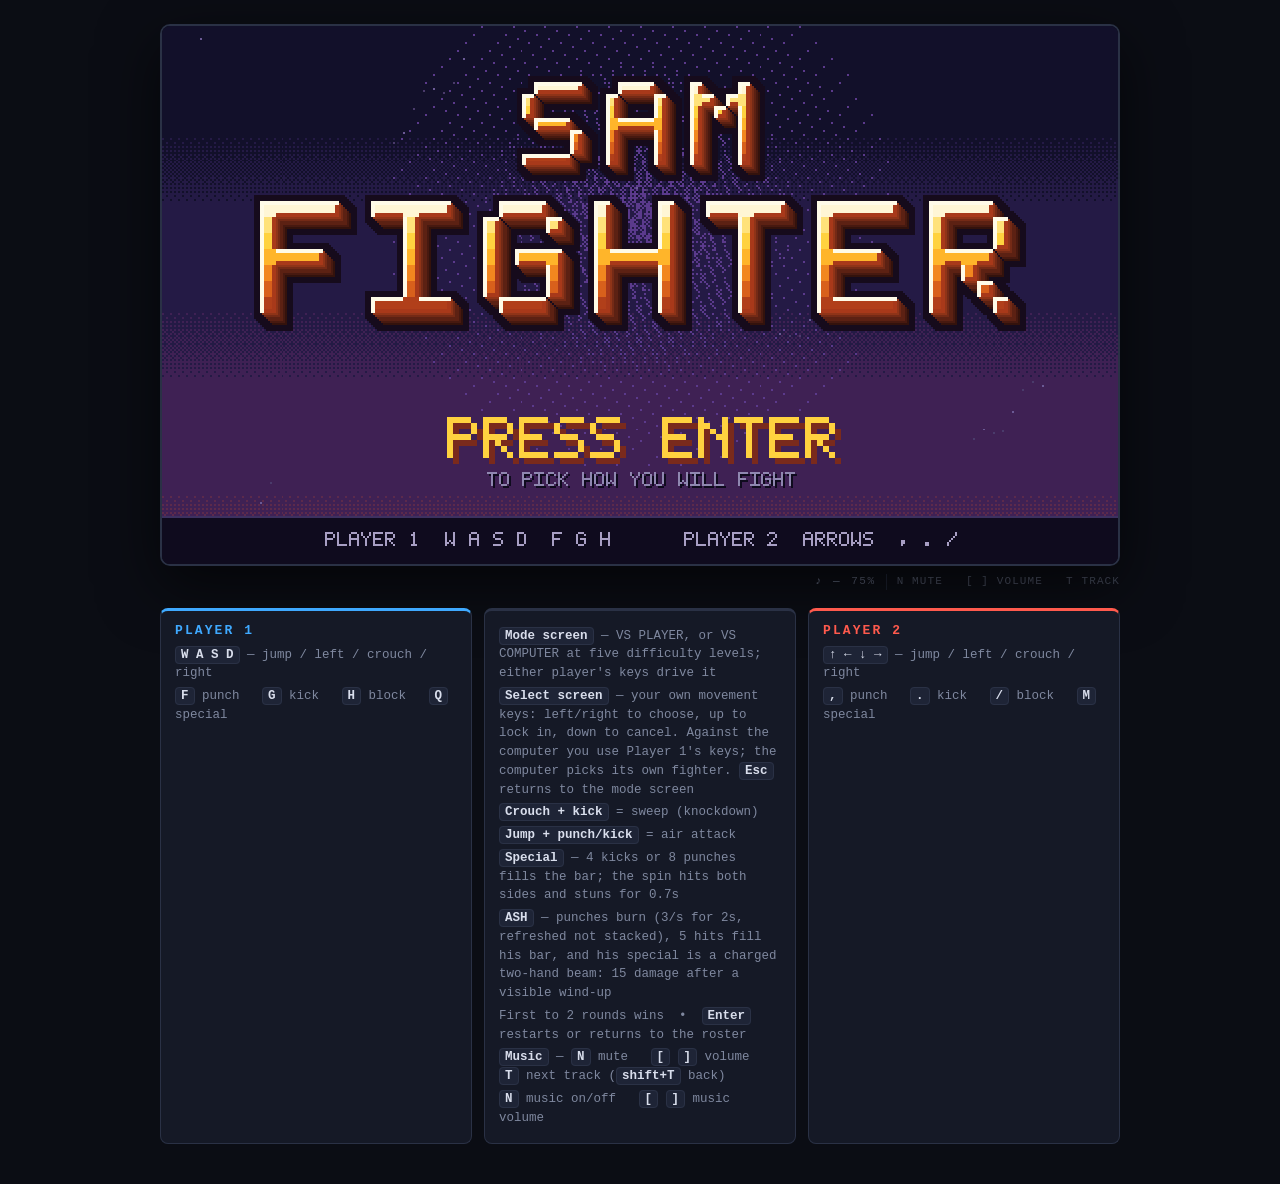
<file: index.html>
<!doctype html>
<html lang="en">
<head>
<meta charset="utf-8">
<meta name="viewport" content="width=device-width, initial-scale=1">
<title>SAM FIGHTER</title>
<link rel="stylesheet" href="style.css">
</head>
<body>
  <div id="frame">
    <canvas id="game" width="960" height="540"></canvas>
  </div>

  <div id="controls">
    <div class="card p1">
      <h3>Player 1</h3>
      <p><b>W A S D</b> — jump / left / crouch / right</p>
      <p><b>F</b> punch &nbsp; <b>G</b> kick &nbsp; <b>H</b> block &nbsp; <b>Q</b> special</p>
    </div>
    <div class="card hint">
      <p><b>Mode screen</b> — VS PLAYER, or VS COMPUTER at five difficulty levels; either player's keys drive it</p>
      <p><b>Select screen</b> — your own movement keys: left/right to choose, up to lock in, down to cancel. Against the computer you use Player&nbsp;1's keys; the computer picks its own fighter. <b>Esc</b> returns to the mode screen</p>
      <p><b>Crouch + kick</b> = sweep (knockdown)</p>
      <p><b>Jump + punch/kick</b> = air attack</p>
      <p><b>Special</b> — 4 kicks or 8 punches fills the bar; the spin hits both sides and stuns for 0.7s</p>
      <p><b>ASH</b> — punches burn (3/s for 2s, refreshed not stacked), 5 hits fill his bar, and his special is a charged two-hand beam: 15 damage after a visible wind-up</p>
      <p>First to 2 rounds wins &nbsp;•&nbsp; <b>Enter</b> restarts or returns to the roster</p>
      <p><b>Music</b> — <b>N</b> mute &nbsp; <b>[</b> <b>]</b> volume &nbsp; <b>T</b> next track (<b>shift+T</b> back)</p>
      <p><b>N</b> music on/off &nbsp; <b>[</b> <b>]</b> music volume</p>
    </div>
    <div class="card p2">
      <h3>Player 2</h3>
      <p><b>↑ ← ↓ →</b> — jump / left / crouch / right</p>
      <p><b>,</b> punch &nbsp; <b>.</b> kick &nbsp; <b>/</b> block &nbsp; <b>M</b> special</p>
    </div>
  </div>

<script type="module" src="src/main.js"></script>
</body>
</html>
</file>
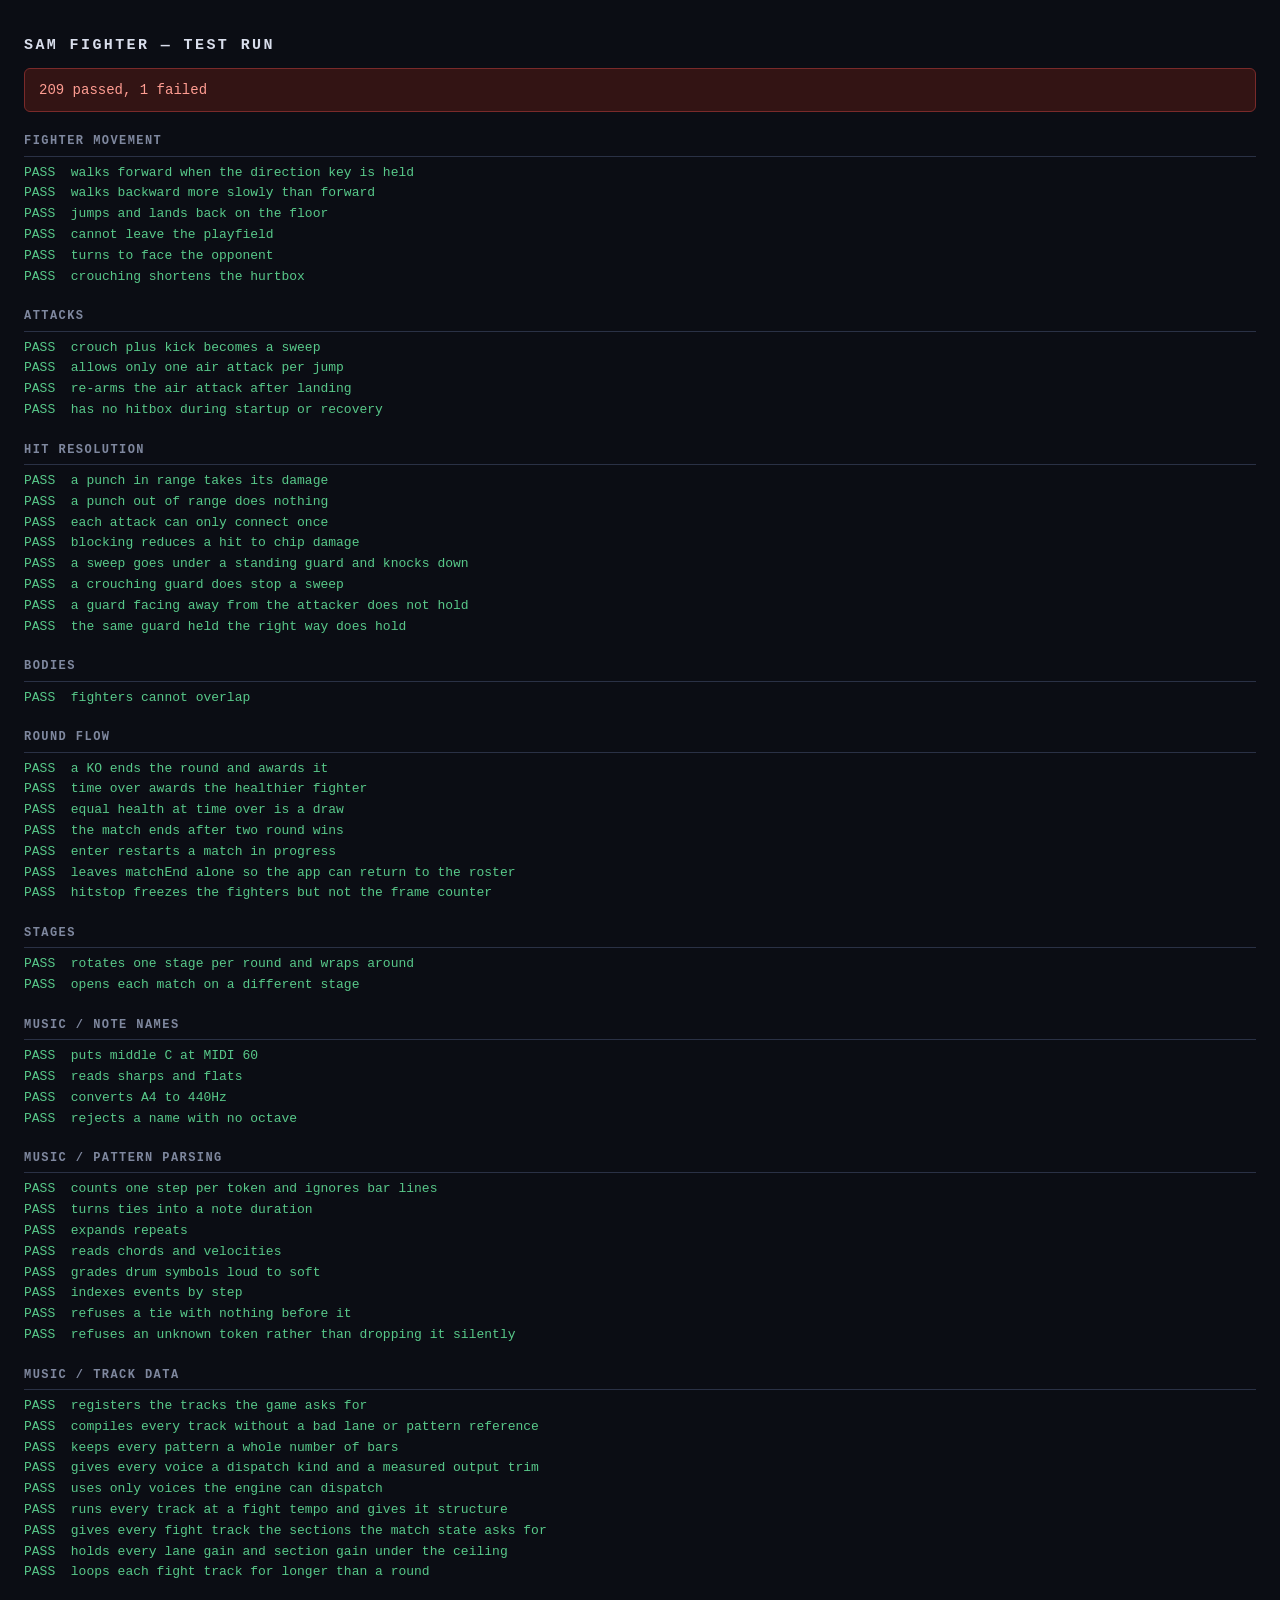
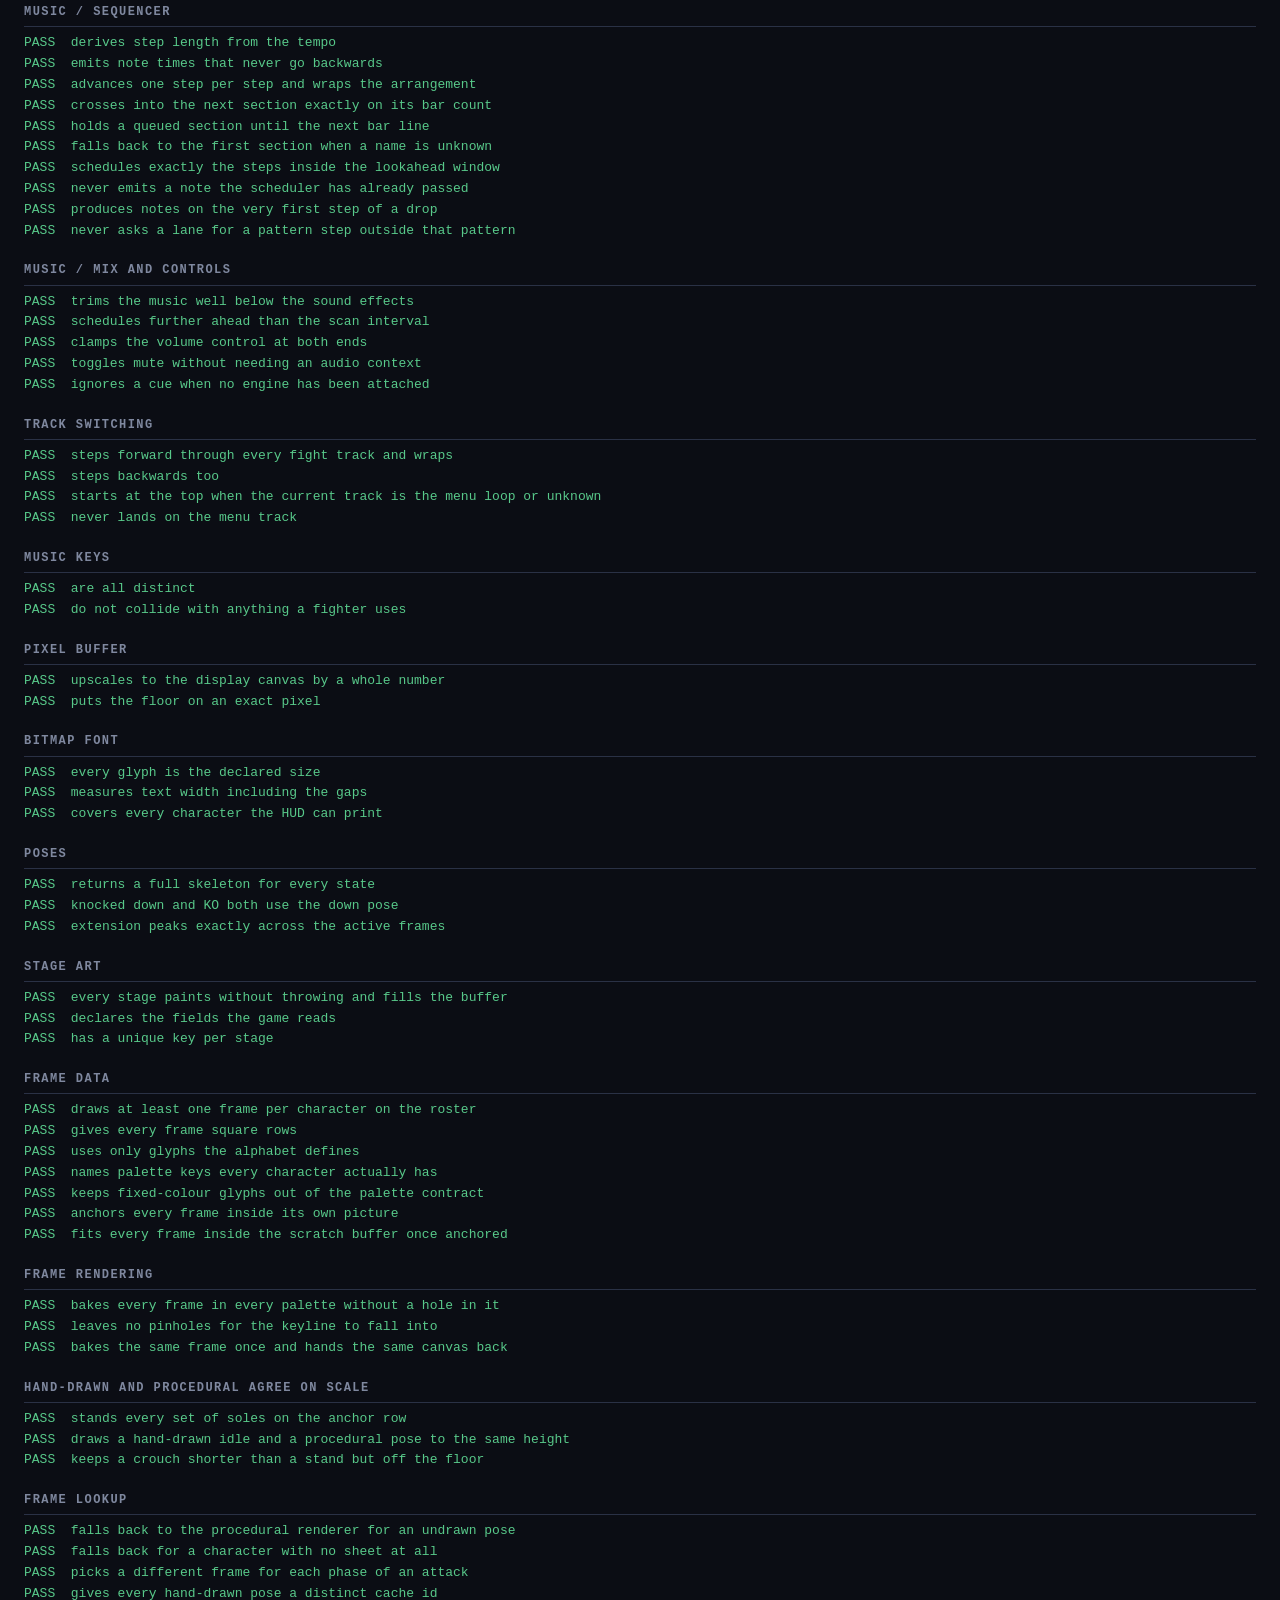
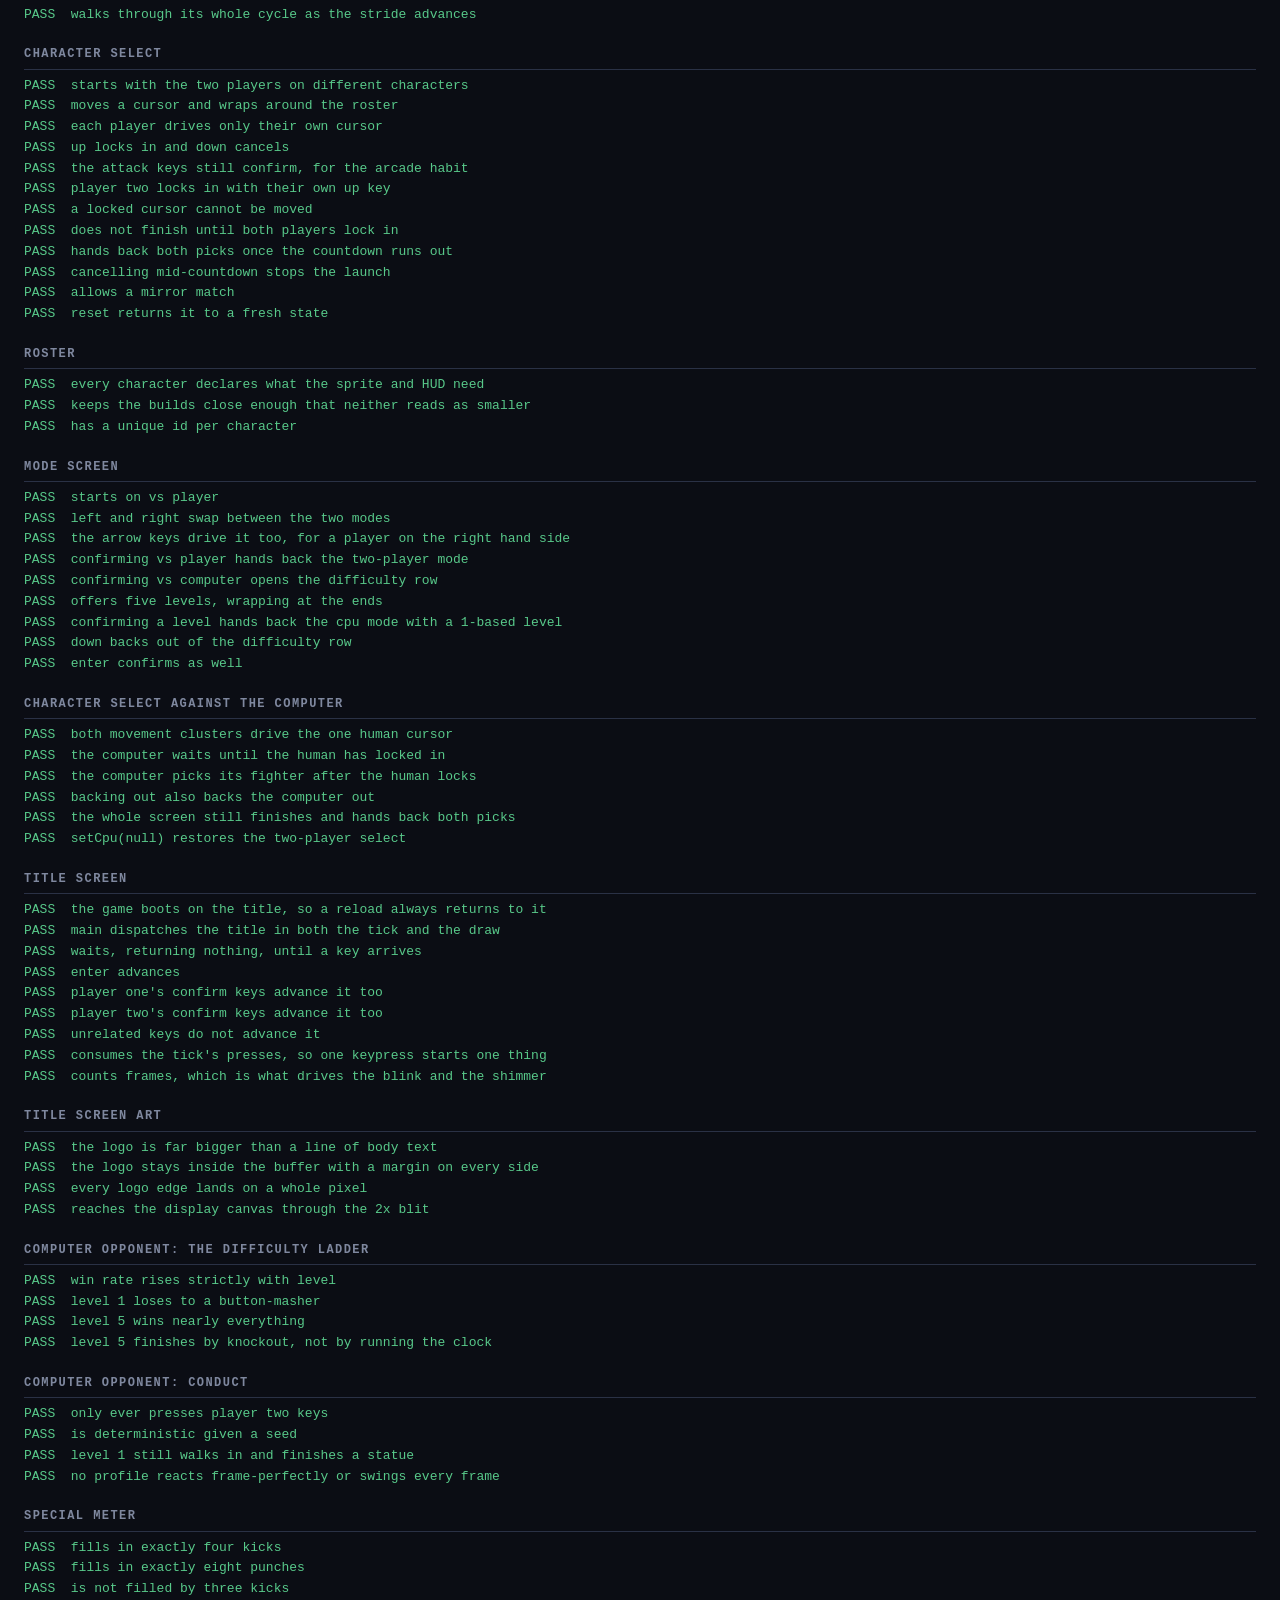
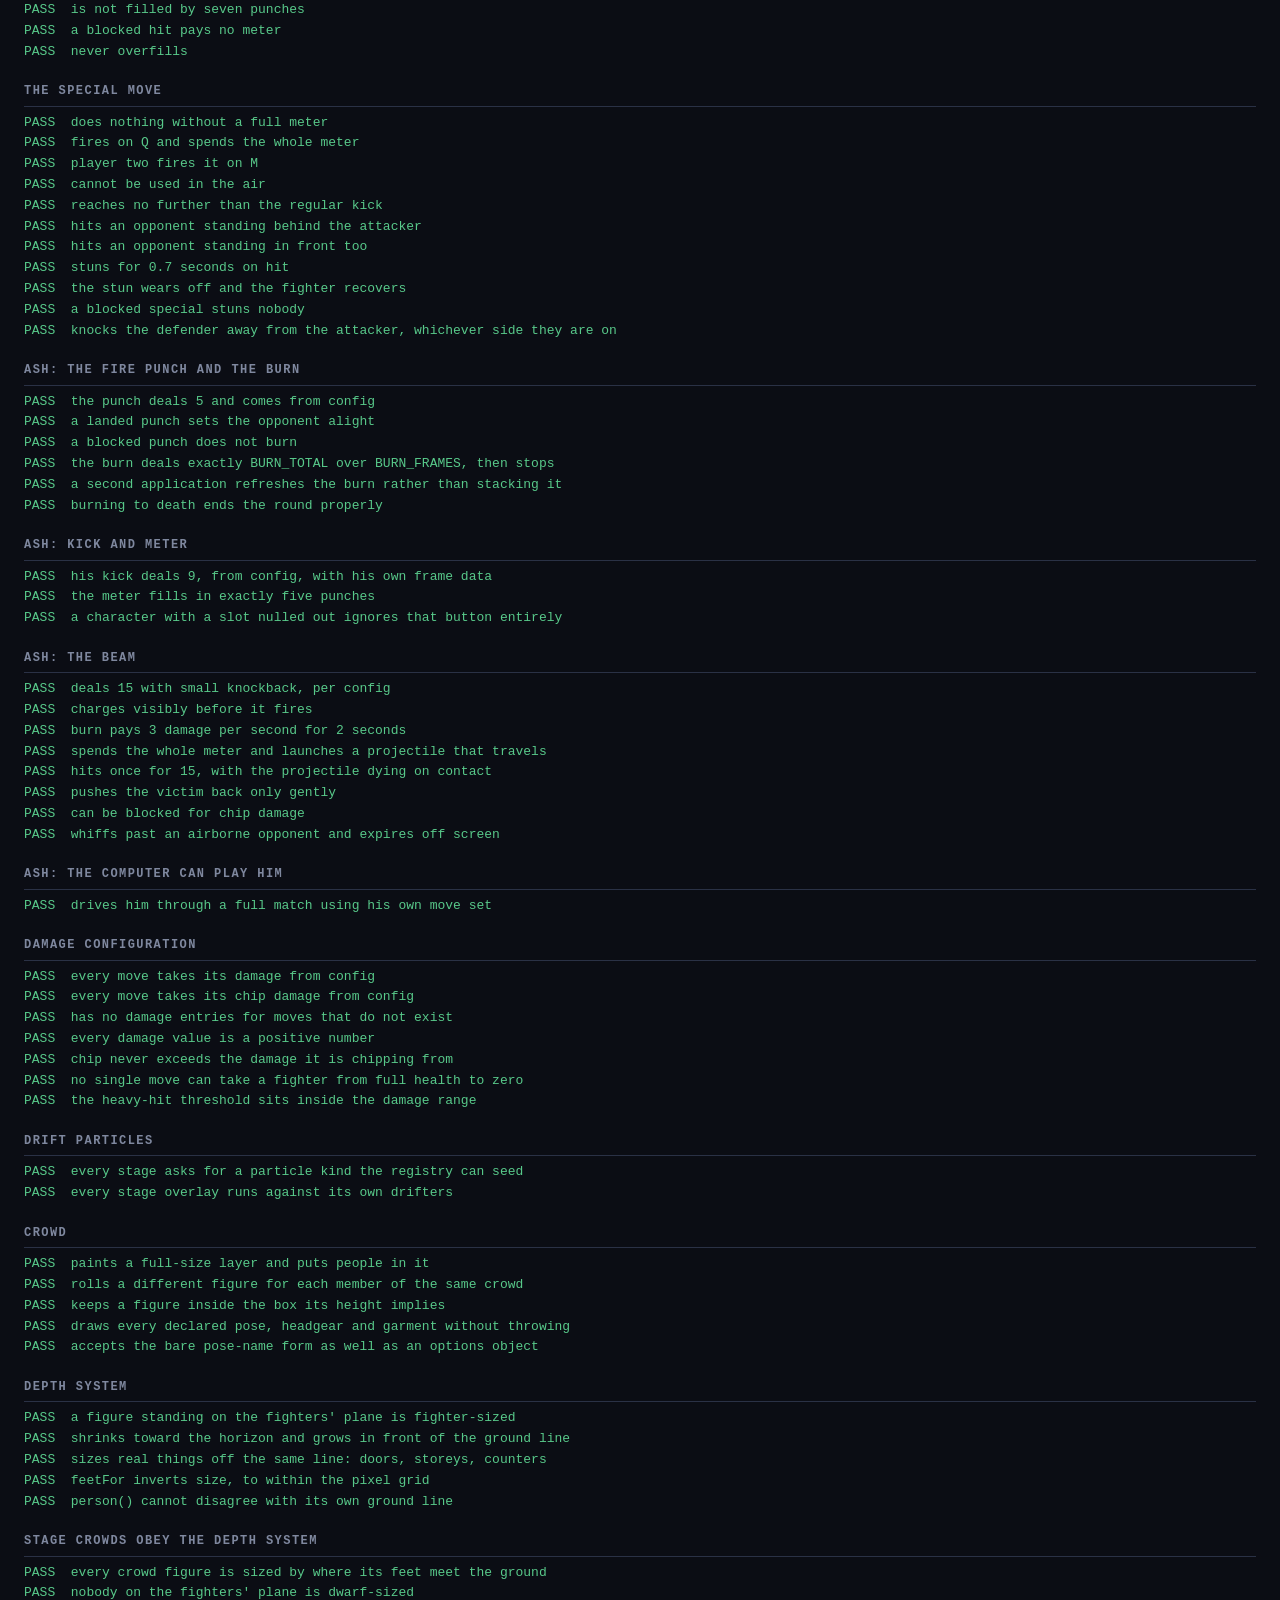
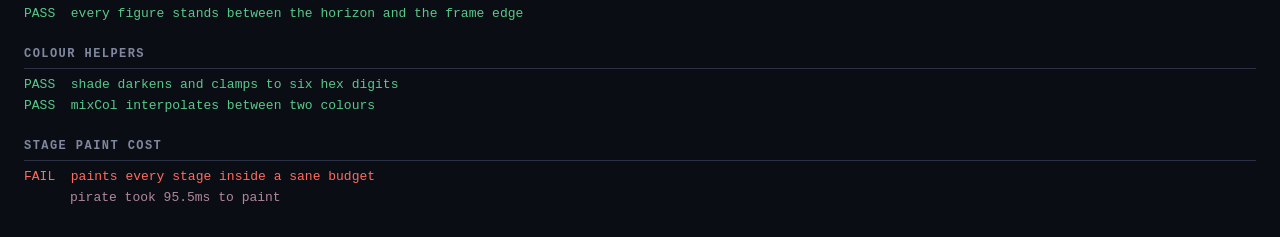
<file: tests/index.html>
<!doctype html>
<html lang="en">
<head>
<meta charset="utf-8">
<title>SAM FIGHTER — tests</title>
<style>
  body { background: #0b0d14; color: #d9deec; font: 13px/1.6 ui-monospace, Menlo, monospace;
         margin: 0; padding: 24px; }
  h1 { font-size: 15px; letter-spacing: .16em; text-transform: uppercase; }
  h2 { font-size: 12px; letter-spacing: .12em; text-transform: uppercase;
       color: #7f889f; margin: 20px 0 6px; border-bottom: 1px solid #2a3145; padding-bottom: 4px; }
  .ok { color: #58c98a; }
  .fail { color: #ff6b5e; margin: 4px 0; }
  .fail span { color: #b0879f; padding-left: 46px; display: block; }
  .summary { padding: 10px 14px; border-radius: 6px; font-size: 14px; margin-bottom: 8px; }
  .summary.good { background: #12301f; color: #7fe0a8; border: 1px solid #2c6b45; }
  .summary.bad { background: #331414; color: #ff9d92; border: 1px solid #7a2a2a; }
</style>
</head>
<body>
  <h1>Sam Fighter — test run</h1>
  <div id="out">running…</div>

<script type="module">
  import { run } from './harness.js';
  import './fighter.test.js';
  import './combat.test.js';
  import './match.test.js';
  import './music.test.js';
  import './render.test.js';
  import './frames.test.js';
  import './select.test.js';
  import './mode.test.js';
  import './title.test.js';
  import './ai.test.js';
  import './special.test.js';
  import './fire.test.js';
  import './tuning.test.js';
  import './stages.test.js';
  run(document.getElementById('out'));
</script>
</body>
</html>
</file>
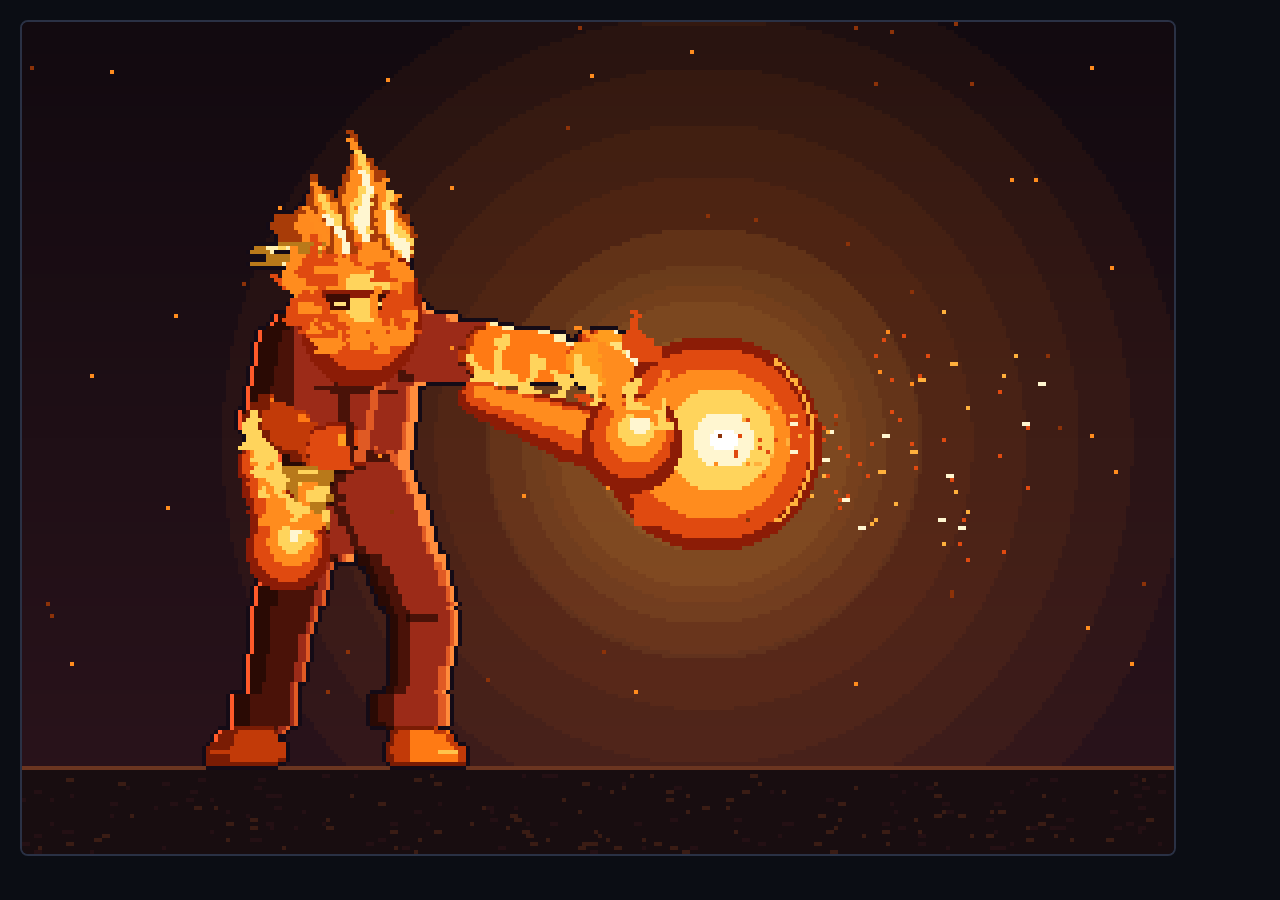
<file: tools/fire-concept.html>
<!doctype html>
<html lang="en">
<head>
<meta charset="utf-8">
<title>Fire fighter — concept</title>
<style>
  body { background:#0b0d14; color:#d9deec; margin:0; padding:20px;
         font:13px ui-monospace, Menlo, monospace; }
  canvas { image-rendering: pixelated; display:block; border:2px solid #2a3145; border-radius:8px; }
</style>
</head>
<body>
<canvas id="out" width="1280" height="960"></canvas>

<script type="module">
import { SHEETS } from '../src/render/frames/index.js';
import { baked, frameSize } from '../src/render/frames/bake.js';

/* An ember-themed palette. The frame data names materials rather than
   colours, so an existing hand-drawn pose renders in any palette -- this is
   the same mechanism that makes mirror matches read blue against red. */
const FIRE = {
  // gi: cooling embers, five steps from char to flare
  giLo2:  '#2a0a04', giLo:  '#4a1208', gi:   '#9c2b18',
  giHi:   '#e05a24', giHi2: '#ff8c3c',
  // skin is not skin on this character -- every exposed limb is burning, so
  // the "skin" ramp is a flame ramp and no bare hand can show through
  skinLo2: '#7a1c04', skinLo: '#c23a08', skin: '#ff7a14',
  skinHi:  '#ffc44c', skinHi2:'#fff0b0',
  // hair burning outright
  hairLo: '#a83c08', hair: '#ff8a1e', hairHi: '#ffd45c', hairHi2: '#fff6d0',
  band:   '#ffd45c', bandHi: '#fff0b0', bandLo: '#b8791a',
  // the fists are the hottest thing on the sprite
  gloveLo2:'#8c1c06', gloveLo:'#e04a10', glove:'#ff9c1e',
  gloveHi: '#ffe07c', gloveHi2:'#fff6d0',
  rim:    '#ff5a2a',
};

const SCALE = 4;                       // buffer pixel -> screen pixel
const BW = 288, BH = 208;              // low-res buffer
const buf = document.createElement('canvas');
buf.width = BW; buf.height = BH;
const b = buf.getContext('2d');
b.imageSmoothingEnabled = false;

const R = (x, y, w, h, c) => { b.fillStyle = c; b.fillRect(x | 0, y | 0, w | 0, h | 0); };

/* ---- background: a dark forge, lit from where the punch lands ---- */
for (let y = 0; y < BH; y++) {
  const t = y / BH;
  R(0, y, BW, 1, `rgb(${18 + t * 26 | 0}, ${10 + t * 10 | 0}, ${16 + t * 12 | 0})`);
}
function glow(cx, cy, r, rgb, steps = 7, a = 0.055) {
  for (let i = steps; i >= 1; i--) {
    const rr = (r * i) / steps;
    b.fillStyle = `rgba(${rgb}, ${a})`;
    b.beginPath();
    for (let y = -rr; y <= rr; y++) {
      const span = Math.floor(Math.sqrt(Math.max(0, rr * rr - y * y)) + 0.5);
      if (span > 0) b.fillRect((cx - span) | 0, (cy + y) | 0, span * 2 + 1, 1);
    }
    b.fill();
  }
}

/* ---- the figure: KAI's punch-active frame, wearing the ember palette ---- */
const sheet = SHEETS.kai;
const punch = sheet.punch.active || sheet.punch;
const size = frameSize(punch);
/* baked() hands back { canvas, ax, ay } -- the anchor is padded by one pixel
   in each direction to leave the keyline somewhere to land. */
const sprite = baked('fire-concept-punch', punch, FIRE);

const FX = 74;                                 // where the fighter's feet land
const FY = BH - 22;
// the lead glove sits near the far edge of the frame, at about shoulder height
const fistX = FX + Math.round((size.w - punch.ax) * 0.84);
const fistY = FY - Math.round(size.h * 0.60);

glow(fistX + 16, fistY + 8, 120, '255, 120, 30', 9, 0.05);
glow(fistX + 16, fistY + 8, 54, '255, 200, 90', 6, 0.06);

/* floor, catching the light */
R(0, FY + 1, BW, BH - FY, '#180d10');
for (let i = 0; i < 220; i++) {
  const x = Math.random() * BW, y = FY + 2 + Math.random() * (BH - FY - 2);
  const d = 1 - Math.min(1, Math.abs(x - fistX) / 150);
  R(x, y, 1 + (Math.random() * 2 | 0), 1,
    Math.random() < 0.25 + d * 0.5 ? '#3a1c14' : '#241014');
}
R(0, FY, BW, 1, '#6b3520');

b.drawImage(sprite.canvas, FX - sprite.ax, FY - sprite.ay);

/* ---- the fire itself: layered tongues, hot core outward ---- */
function tongue(cx, cy, w, h, lean, col) {
  for (let i = 0; i < h; i++) {
    const t = i / h;
    // narrow toward the tip, drift with the lean, wobble on the way up
    const ww = Math.max(1, Math.round(w * (1 - t * t) + Math.sin(t * 7 + cx) * 1.2));
    const off = Math.round(lean * t * t * h * 0.5 + Math.sin(t * 5 + cy) * 1.6);
    R(cx - ww + off, cy - i, ww * 2, 1, col);
  }
}
function plume(cx, cy, scale, lean) {
  tongue(cx, cy, 11 * scale, 34 * scale, lean, '#8c1c06');
  tongue(cx, cy, 9 * scale, 30 * scale, lean, '#e04a10');
  tongue(cx + 1, cy, 6.5 * scale, 24 * scale, lean, '#ff8c1e');
  tongue(cx + 1, cy, 4 * scale, 17 * scale, lean, '#ffd45c');
  tongue(cx + 2, cy, 2 * scale, 10 * scale, lean, '#fff6d0');
}

/* ---- one big fireball, thrown from the lead fist ----
   Concentric shells with a smooth edge. The earlier version wobbled the
   radius per angle, which just read as lumpy; a clean sphere with a hot core
   and a few licks off the trailing edge reads far better. */
function ell(cx, cy, rx, ry, col) {
  for (let y = -ry; y <= ry; y++) {
    const span = Math.floor(rx * Math.sqrt(Math.max(0, 1 - (y * y) / (ry * ry))) + 0.5);
    if (span > 0) R(cx - span, cy + y, span * 2 + 1, 1, col);
  }
}

/* A hand swallowed whole by flame: nested shells rather than separate licks,
   so the fire reads as covering the hand instead of sprouting from it. */
function burningHand(cx, cy, r) {
  ell(cx, cy, r, r * 1.05, '#8c1c06');
  ell(cx, cy - 1, r * 0.80, r * 0.86, '#e04a10');
  ell(cx + 1, cy - 2, r * 0.56, r * 0.62, '#ff8c1e');
  ell(cx + 1, cy - 3, r * 0.32, r * 0.36, '#ffd45c');
  ell(cx + 2, cy - 4, r * 0.15, r * 0.18, '#fff6d0');
  for (let i = 0; i < 4; i++) {
    const a = -0.4 - i * 0.5;
    tongue(cx + Math.cos(a) * r * 0.7, cy + Math.sin(a) * r * 0.7,
           2.6, 8 + (i % 2) * 4, Math.cos(a) * 0.9, i % 2 ? '#ff8c1e' : '#ffd45c');
  }
}

/* A forearm sleeved in fire: overlapping shells down its length. */
function burningArm(x0, y0, x1, y1, r0, r1) {
  const n = 9;
  for (let i = 0; i <= n; i++) {
    const t = i / n;
    const x = x0 + (x1 - x0) * t, y = y0 + (y1 - y0) * t;
    const r = r0 + (r1 - r0) * t;
    ell(x, y, r, r * 0.92, '#8c1c06');
  }
  for (let i = 0; i <= n; i++) {
    const t = i / n;
    const x = x0 + (x1 - x0) * t, y = y0 + (y1 - y0) * t - 1;
    const r = (r0 + (r1 - r0) * t) * 0.72;
    ell(x, y, r, r * 0.9, '#e04a10');
  }
  for (let i = 0; i <= n; i++) {
    const t = i / n;
    const x = x0 + (x1 - x0) * t + 1, y = y0 + (y1 - y0) * t - 2;
    const r = (r0 + (r1 - r0) * t) * 0.44;
    ell(x, y, r, r * 0.88, '#ff8c1e');
  }
  for (let i = 0; i <= n; i += 2) {
    const t = i / n;
    tongue(x0 + (x1 - x0) * t, y0 + (y1 - y0) * t - (r0 + (r1 - r0) * t),
           2.2, 7 + (i % 3) * 3, -0.3, '#ffd45c');
  }
}

function disc(cx, cy, r, col) {
  for (let y = -r; y <= r; y++) {
    const span = Math.floor(Math.sqrt(Math.max(0, r * r - y * y)) + 0.5);
    if (span > 0) R(cx - span, cy + y, span * 2 + 1, 1, col);
  }
}
function fireball(cx, cy, r) {
  disc(cx, cy, r, '#8c1c06');                    // charred rim
  disc(cx, cy, Math.round(r * 0.90), '#e04a10');
  disc(cx, cy, Math.round(r * 0.72), '#ff8c1e');
  // core sits slightly forward, so the ball reads as travelling
  disc(cx + 2, cy - 1, Math.round(r * 0.48), '#ffd45c');
  disc(cx + 3, cy - 1, Math.round(r * 0.26), '#fff6d0');
  disc(cx + 3, cy - 1, Math.round(r * 0.12), '#ffffff');

  // a thin bright limb on the leading edge
  for (let a = -0.9; a <= 0.9; a += 0.04) {
    R(cx + Math.cos(a) * (r - 1), cy + Math.sin(a) * (r - 1), 1, 1, '#ffb03c');
  }
  // five licks trailing off the back, evenly placed rather than random
  for (let i = 0; i < 5; i++) {
    const a = Math.PI * (0.70 + i * 0.15);
    tongue(cx + Math.cos(a) * r * 0.95, cy + Math.sin(a) * r * 0.95,
           3.5, 13 + (i % 2) * 5, Math.cos(a) * 1.2, i % 2 ? '#ff8c1e' : '#e04a10');
  }
}

const BALL_R = 27;
fireball(fistX + 18, fistY + 8, BALL_R);

/* ---- both arms alight ---- */
function armFire(x0, y0, x1, y1, scale) {
  const n = 7;
  for (let i = 0; i <= n; i++) {
    const t = i / n;
    const x = x0 + (x1 - x0) * t;
    const y = y0 + (y1 - y0) * t;
    plume(x, y, scale * (0.32 + t * 0.28), (Math.random() - 0.5) * 0.7);
  }
}
// lead arm: a sleeve of fire from the elbow, thickening into the fist
burningArm(FX + 40, FY - 92, fistX - 8, fistY + 8, 5, 9);
burningHand(fistX - 2, fistY + 8, 12);
// rear arm, tucked at the hip, and its fist swallowed the same way
burningArm(FX - 16, FY - 76, FX - 10, FY - 60, 4, 6);
burningHand(FX - 8, FY - 54, 10);

/* ---- the head is fire, not a face with flames on it ----
   The sprite's own skull is painted over completely: a flame body wide enough
   to cover it, rising into tongues, with two dark voids where eyes would be.
   Those voids are what stop it reading as an anonymous blob. */
const HEAD_X = FX + 10, HEAD_Y = FY - 114;

function flameHead(cx, cy) {
  /* Built from rounded shells. The previous version stacked spans that
     narrowed toward the crown, which is simply a triangle -- it read as a
     cone pasted over the face rather than as a head that is on fire. */
  ell(cx, cy, 15, 19, '#8c1c06');
  ell(cx + 1, cy - 1, 12.5, 16, '#e04a10');
  ell(cx + 1, cy - 2, 9.5, 12.5, '#ff8c1e');
  ell(cx + 2, cy - 4, 5.5, 7, '#ffd45c');

  // brow and cheek suggested with a darker sweep, so it has structure
  R(cx - 9, cy - 5, 18, 2, '#8c1c06');

  // eye voids -- without these it is an anonymous blob
  R(cx - 8, cy - 4, 6, 2, '#3d0c04');   // brow line, angled down toward the nose
  R(cx - 7, cy - 3, 5, 3, '#3d0c04');
  R(cx + 3, cy - 4, 6, 2, '#3d0c04');
  R(cx + 4, cy - 3, 5, 3, '#3d0c04');
  R(cx - 6, cy - 2, 3, 1, '#ffe07c');
  R(cx + 5, cy - 2, 3, 1, '#ffe07c');

  /* Ragged the silhouette: a clean ellipse reads as a mask, not as fire. */
  for (let i = 0; i < 22; i++) {
    const a = Math.PI * (0.15 + i * 0.077);
    const rr = 14 + Math.sin(i * 2.1) * 2.5;
    tongue(cx + Math.cos(a) * rr * 0.95, cy + Math.sin(a) * rr * 0.8,
           2.2 + (i % 3) * 0.7, 5 + (i % 4) * 4, Math.cos(a) * 0.8,
           i % 2 ? '#ff8c1e' : '#e04a10');
  }

  const crown = cy - 19;
  spikeTongue(cx - 5, crown + 4, 20, -0.55, 3.0);
  spikeTongue(cx + 2, crown + 1, 28, -0.40, 3.6);
  spikeTongue(cx + 9, crown + 5, 22, -0.25, 2.9);
}

function spikeTongue(x, y, len, lean, w) {
  tongue(x, y, w + 1.5, len, lean, '#a83c08');
  tongue(x, y, w, len - 2, lean, '#ff8c1e');
  tongue(x + 1, y, w * 0.55, len - 5, lean, '#ffd45c');
  if (len > 14) tongue(x + 1, y, w * 0.25, len - 10, lean, '#fff6d0');
}

flameHead(HEAD_X, HEAD_Y);

/* impact sparks thrown forward off the fist */
for (let i = 0; i < 90; i++) {
  const a = (Math.random() - 0.5) * 1.5;
  const d = 6 + Math.random() * 62;
  const x = fistX + 16 + Math.cos(a) * d * 1.3;
  const y = fistY + 8 + Math.sin(a) * d * 0.8;
  const hot = Math.random();
  R(x, y, hot > 0.75 ? 2 : 1, 1,
    hot > 0.8 ? '#fff6d0' : hot > 0.45 ? '#ffb03c' : '#e04a10');
}

/* embers drifting through the room */
for (let i = 0; i < 60; i++) {
  const x = Math.random() * BW, y = Math.random() * (BH - 40);
  R(x, y, 1, 1, Math.random() > 0.5 ? '#ff8c1e' : '#8c3208');
}

/* ---- present, nearest-neighbour ---- */
const outCv = document.getElementById('out');
outCv.width = BW * SCALE;          // trim the canvas to the art, no dead margin
outCv.height = BH * SCALE;
const out = outCv.getContext('2d');
out.imageSmoothingEnabled = false;
out.drawImage(buf, 0, 0, BW, BH, 0, 0, BW * SCALE, BH * SCALE);
window.CONCEPT_PNG = outCv.toDataURL('image/png');
window.CONCEPT_READY = true;
</script>
</body>
</html>
</file>
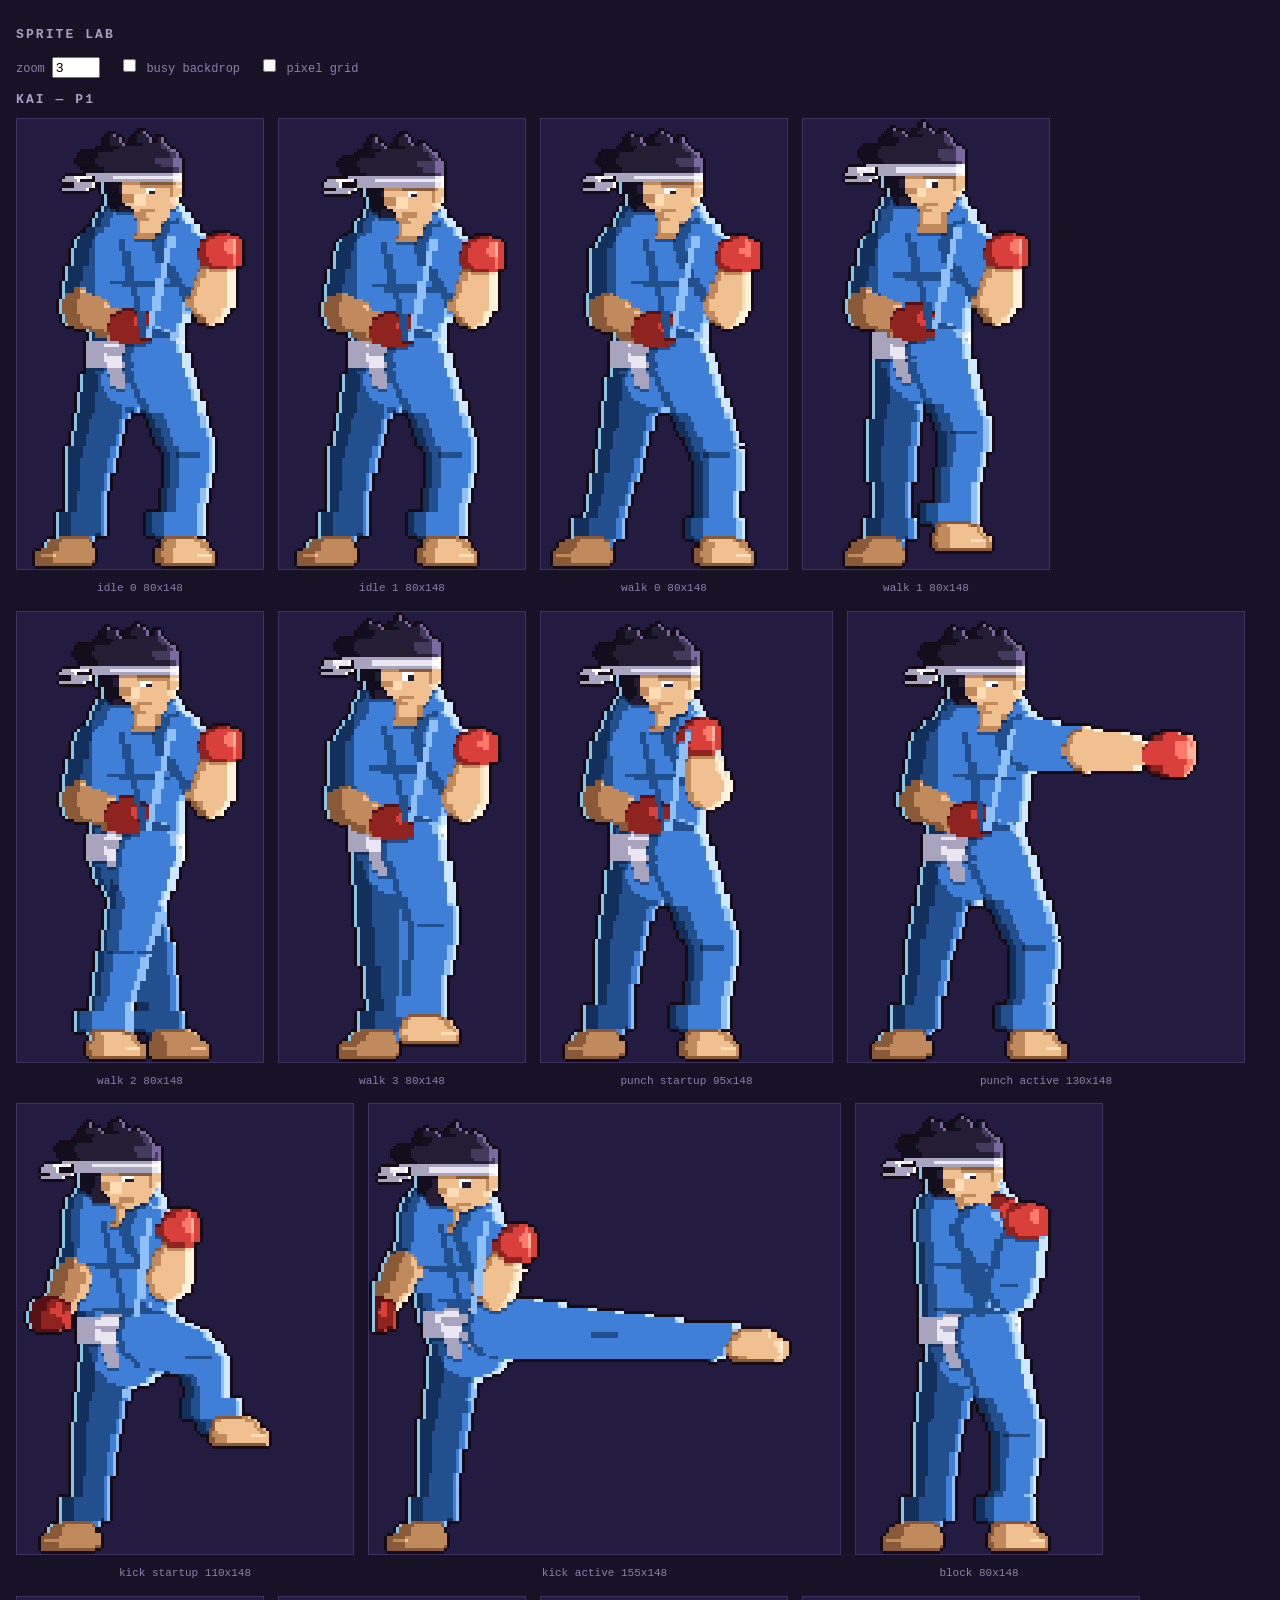
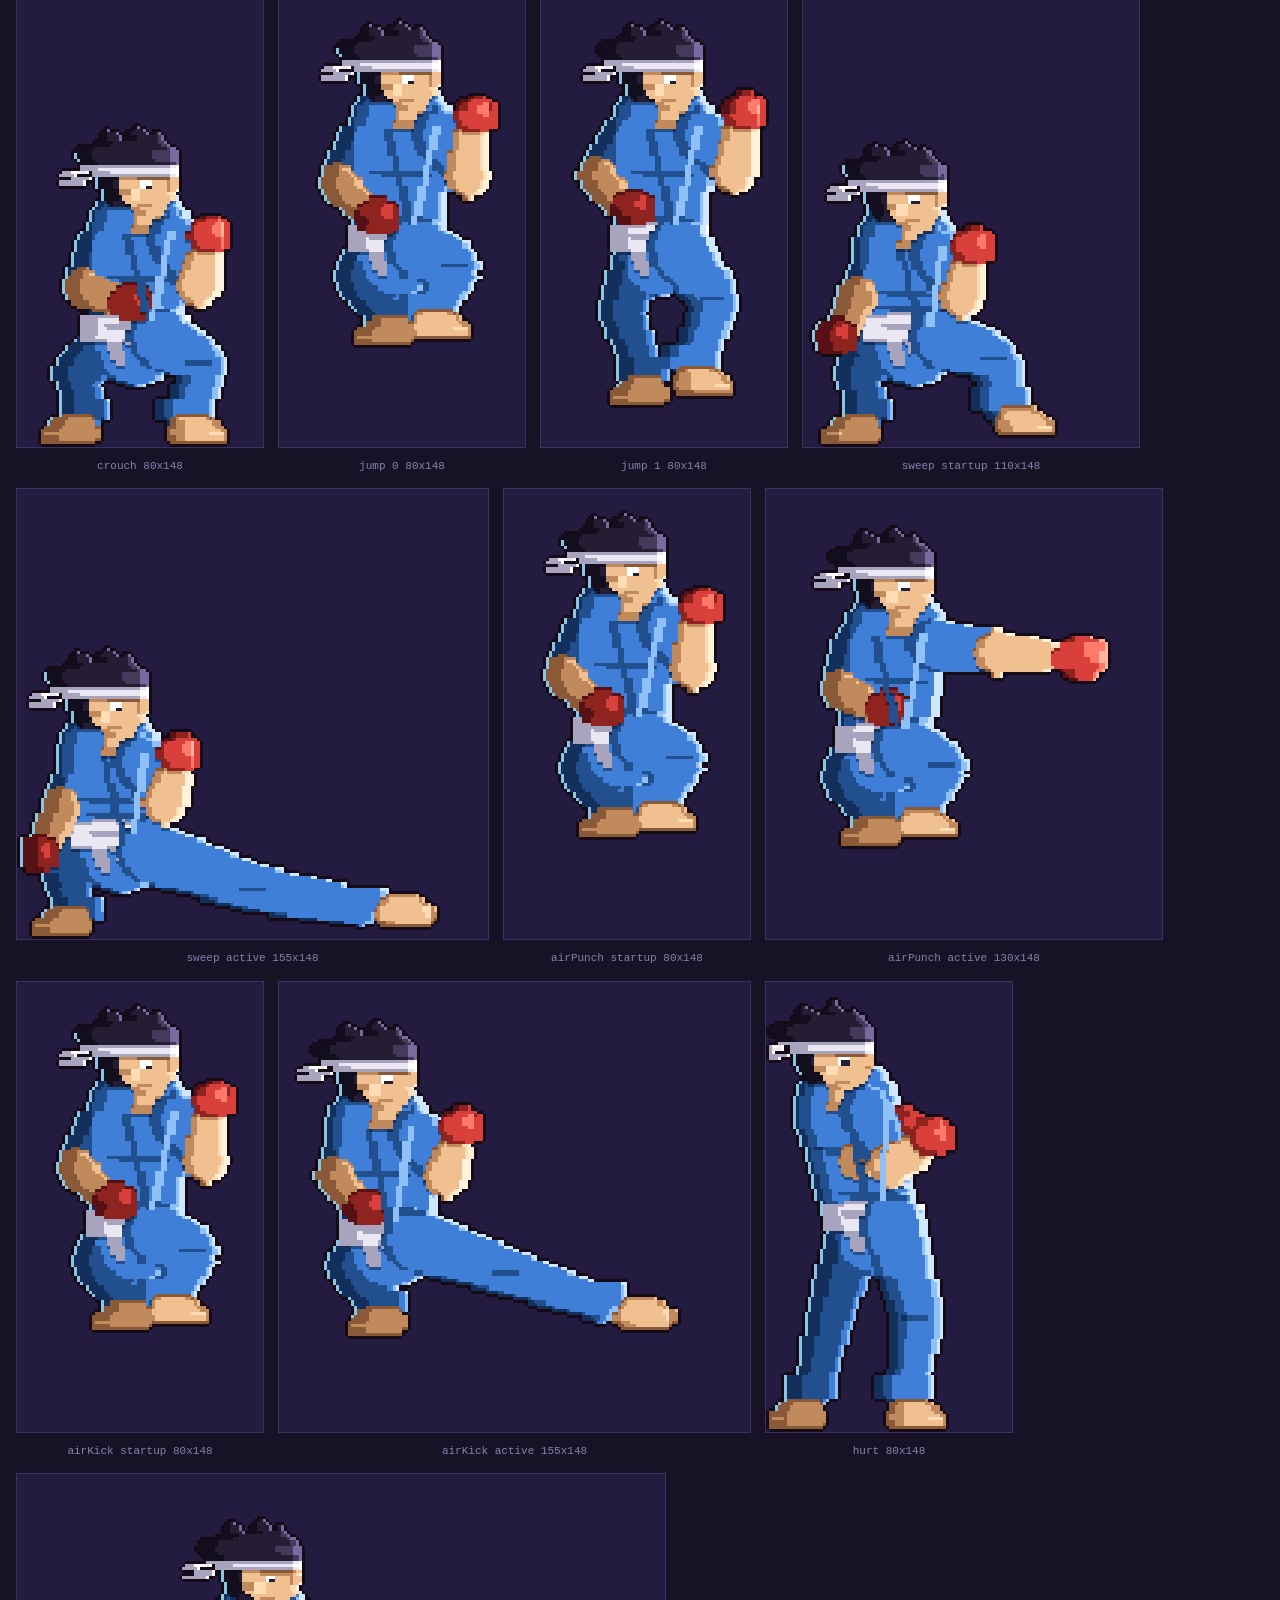
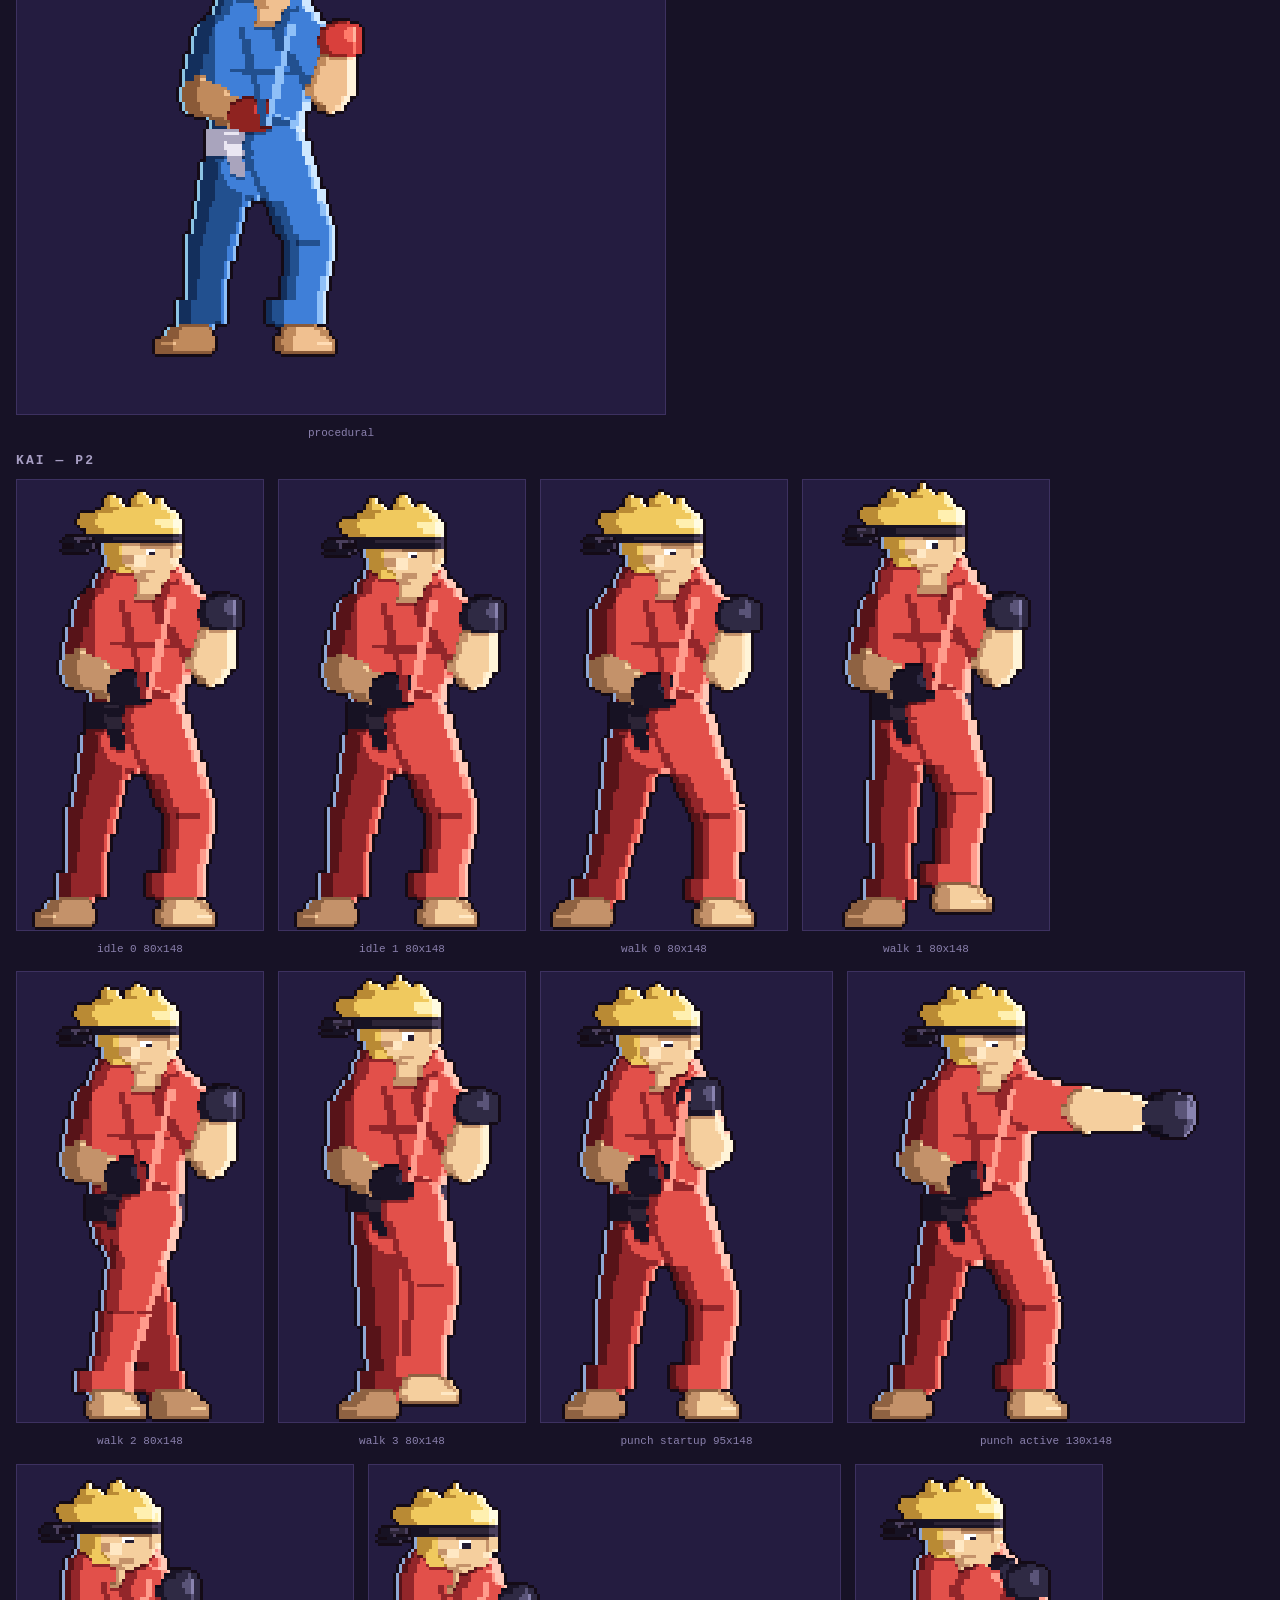
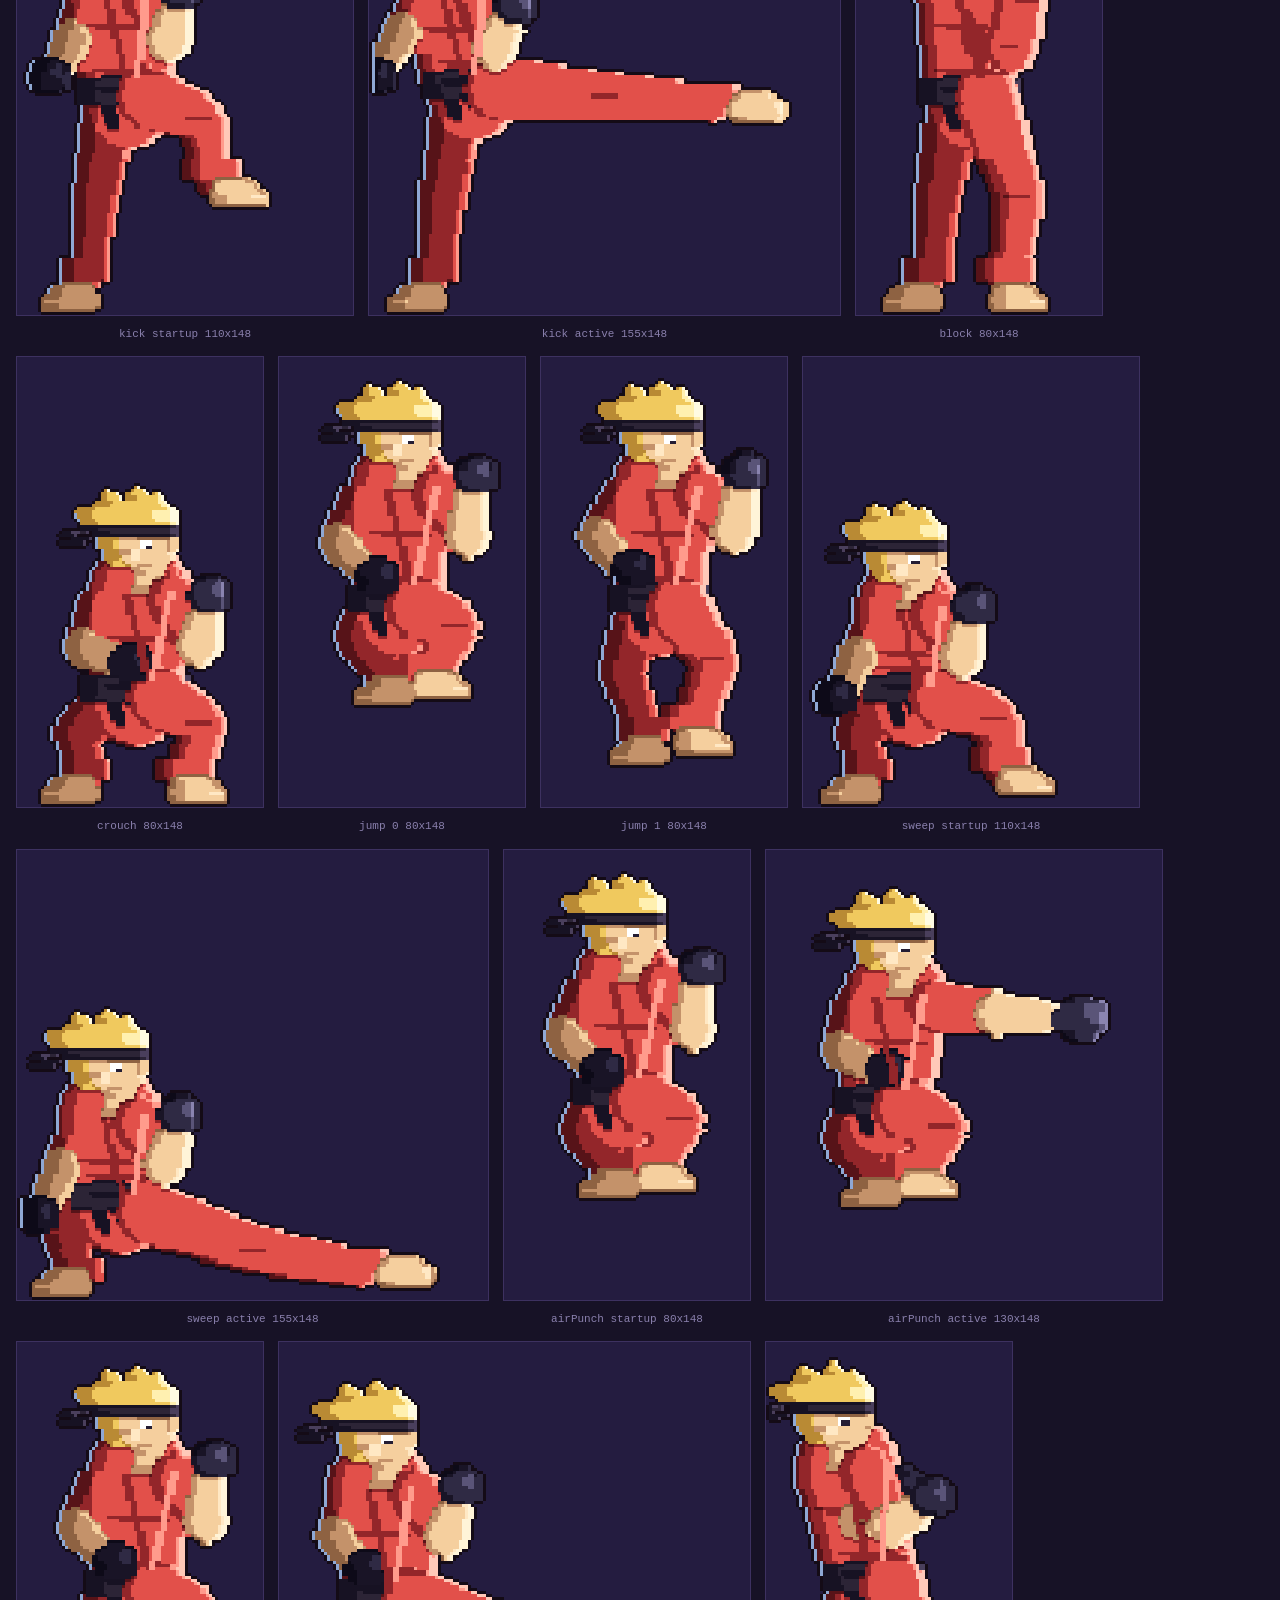
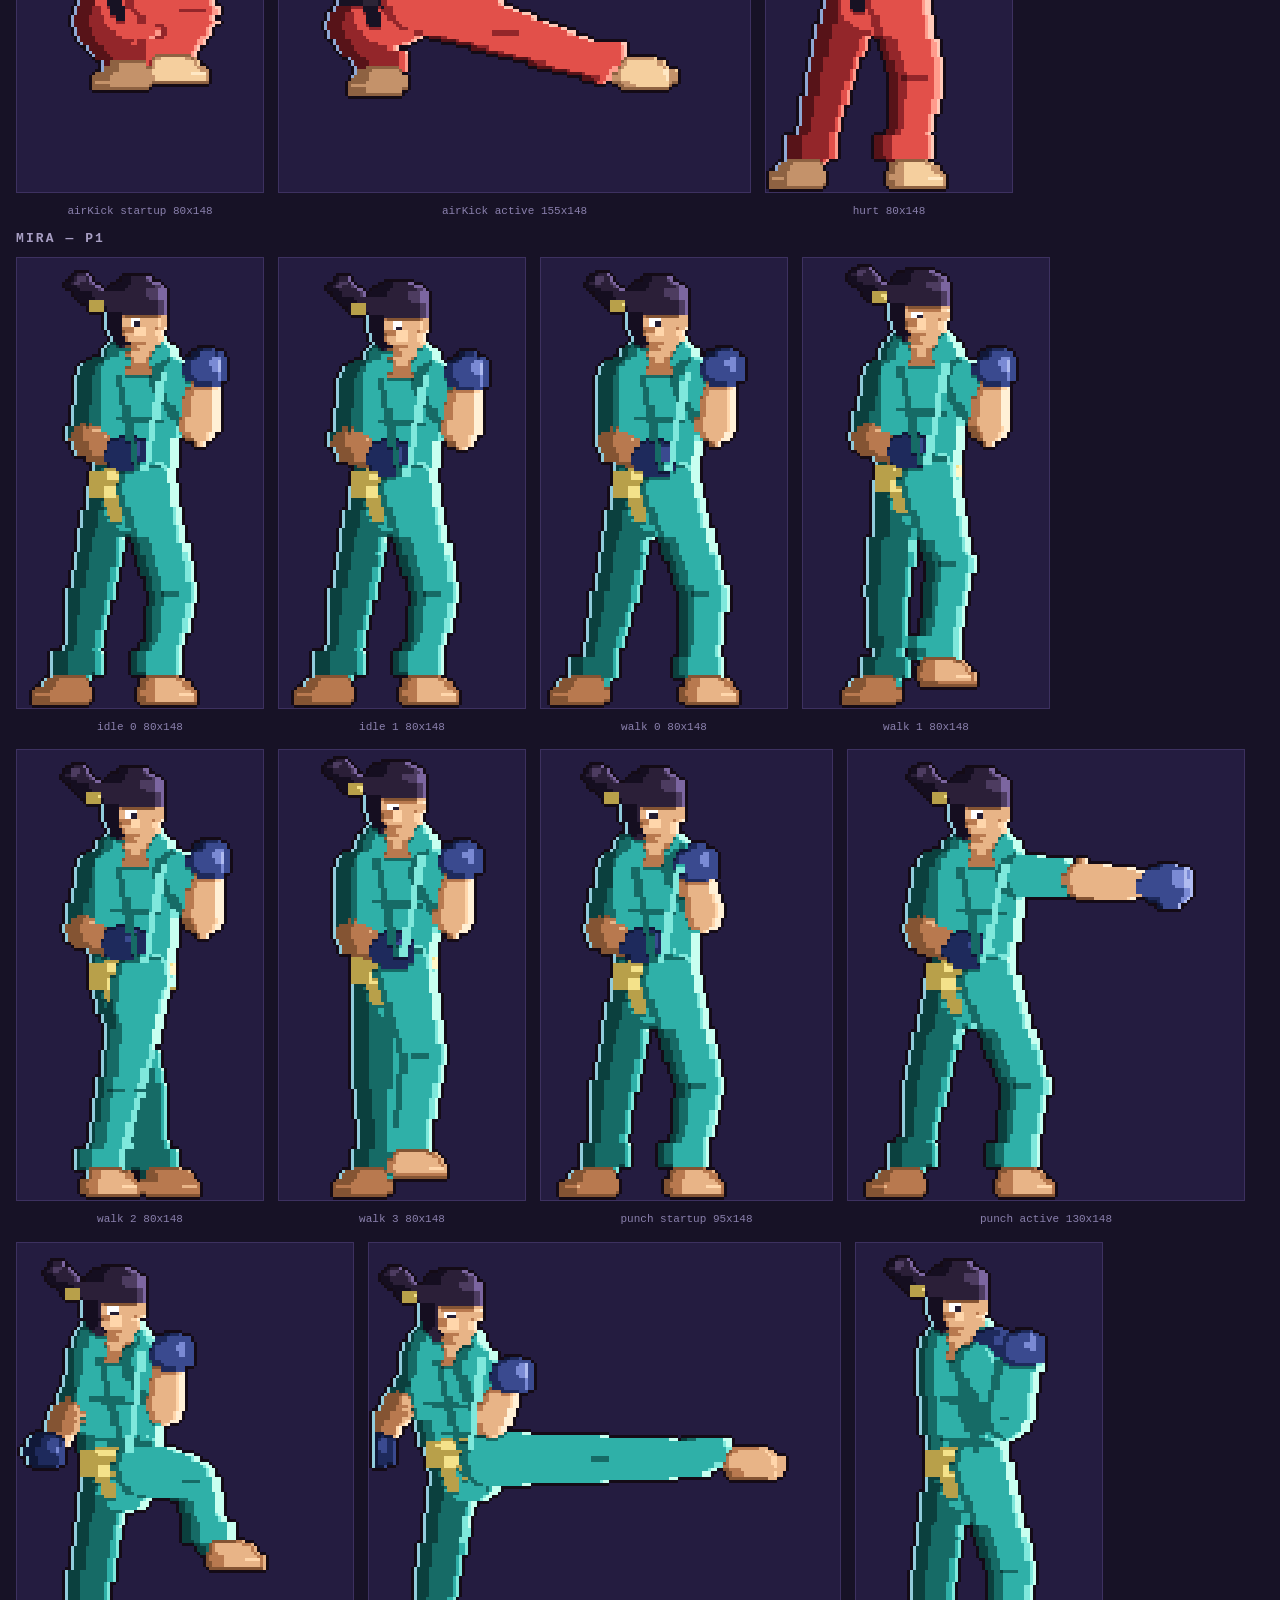
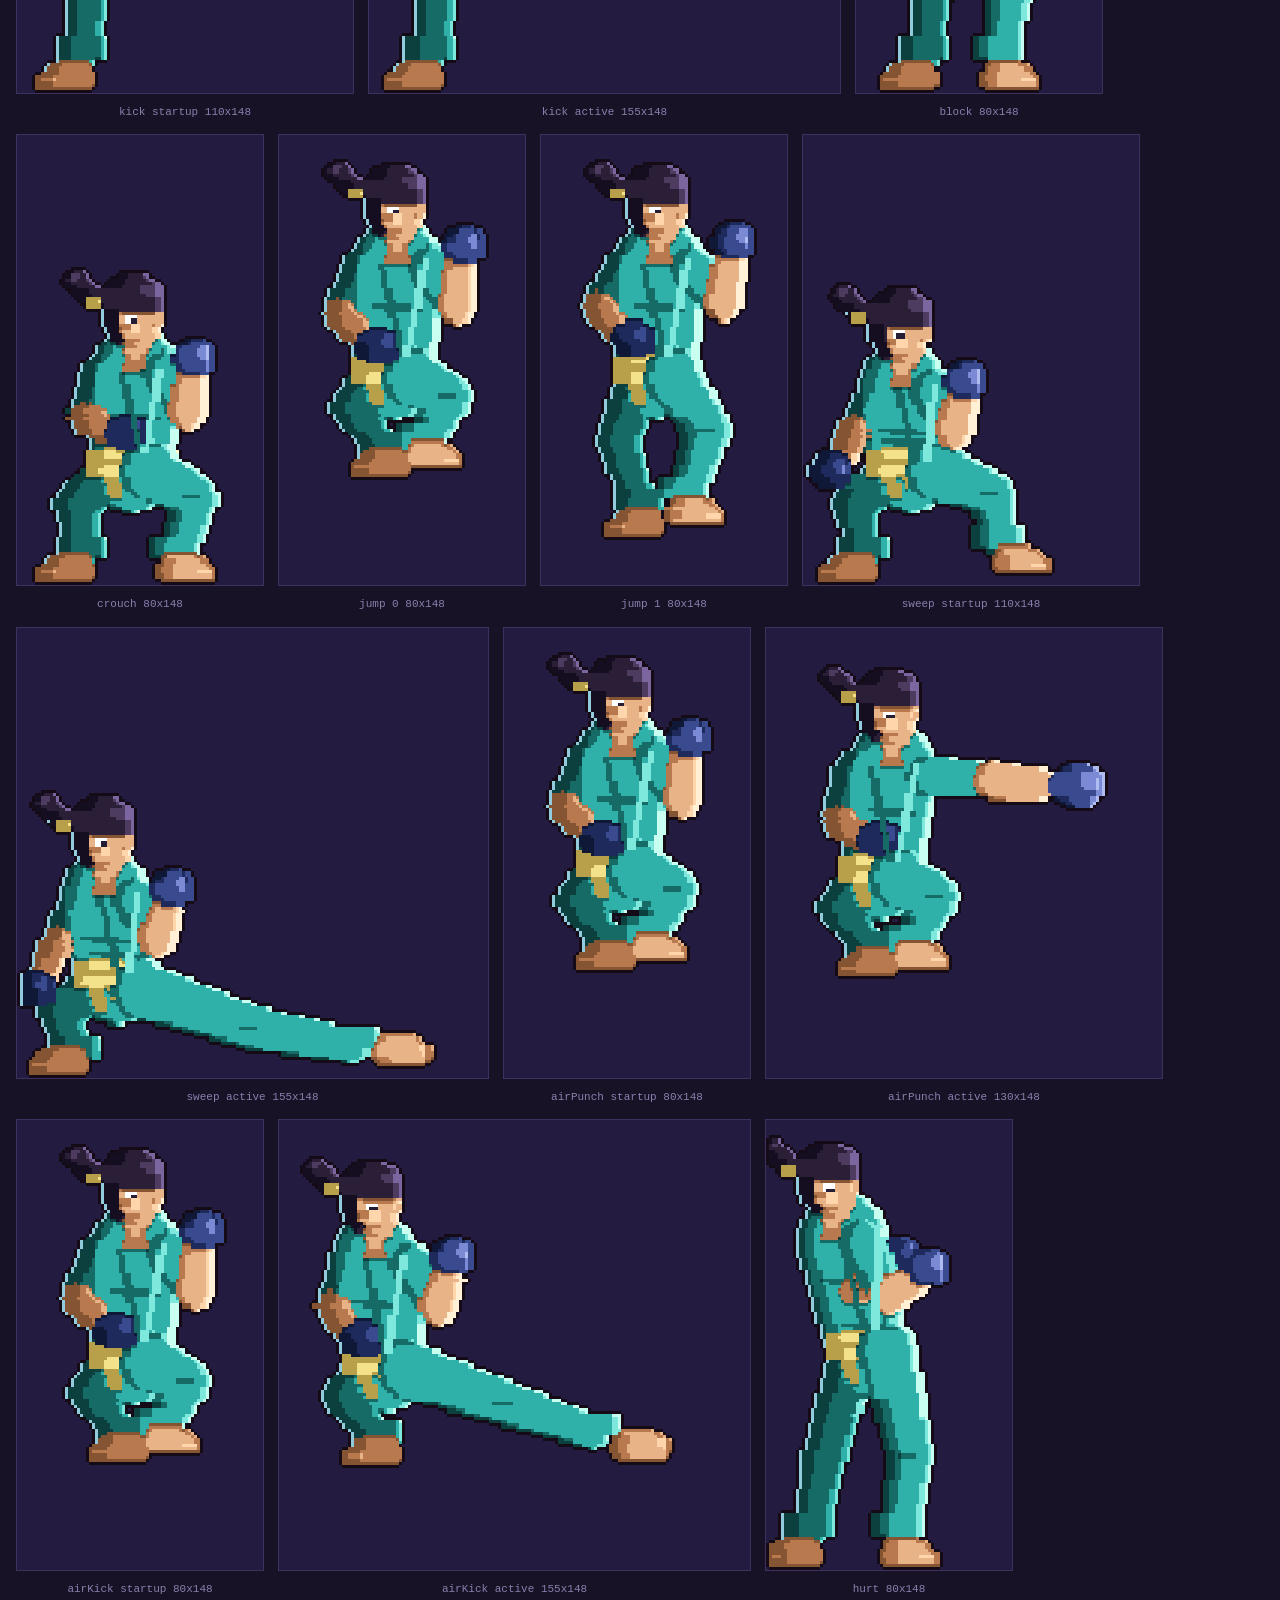
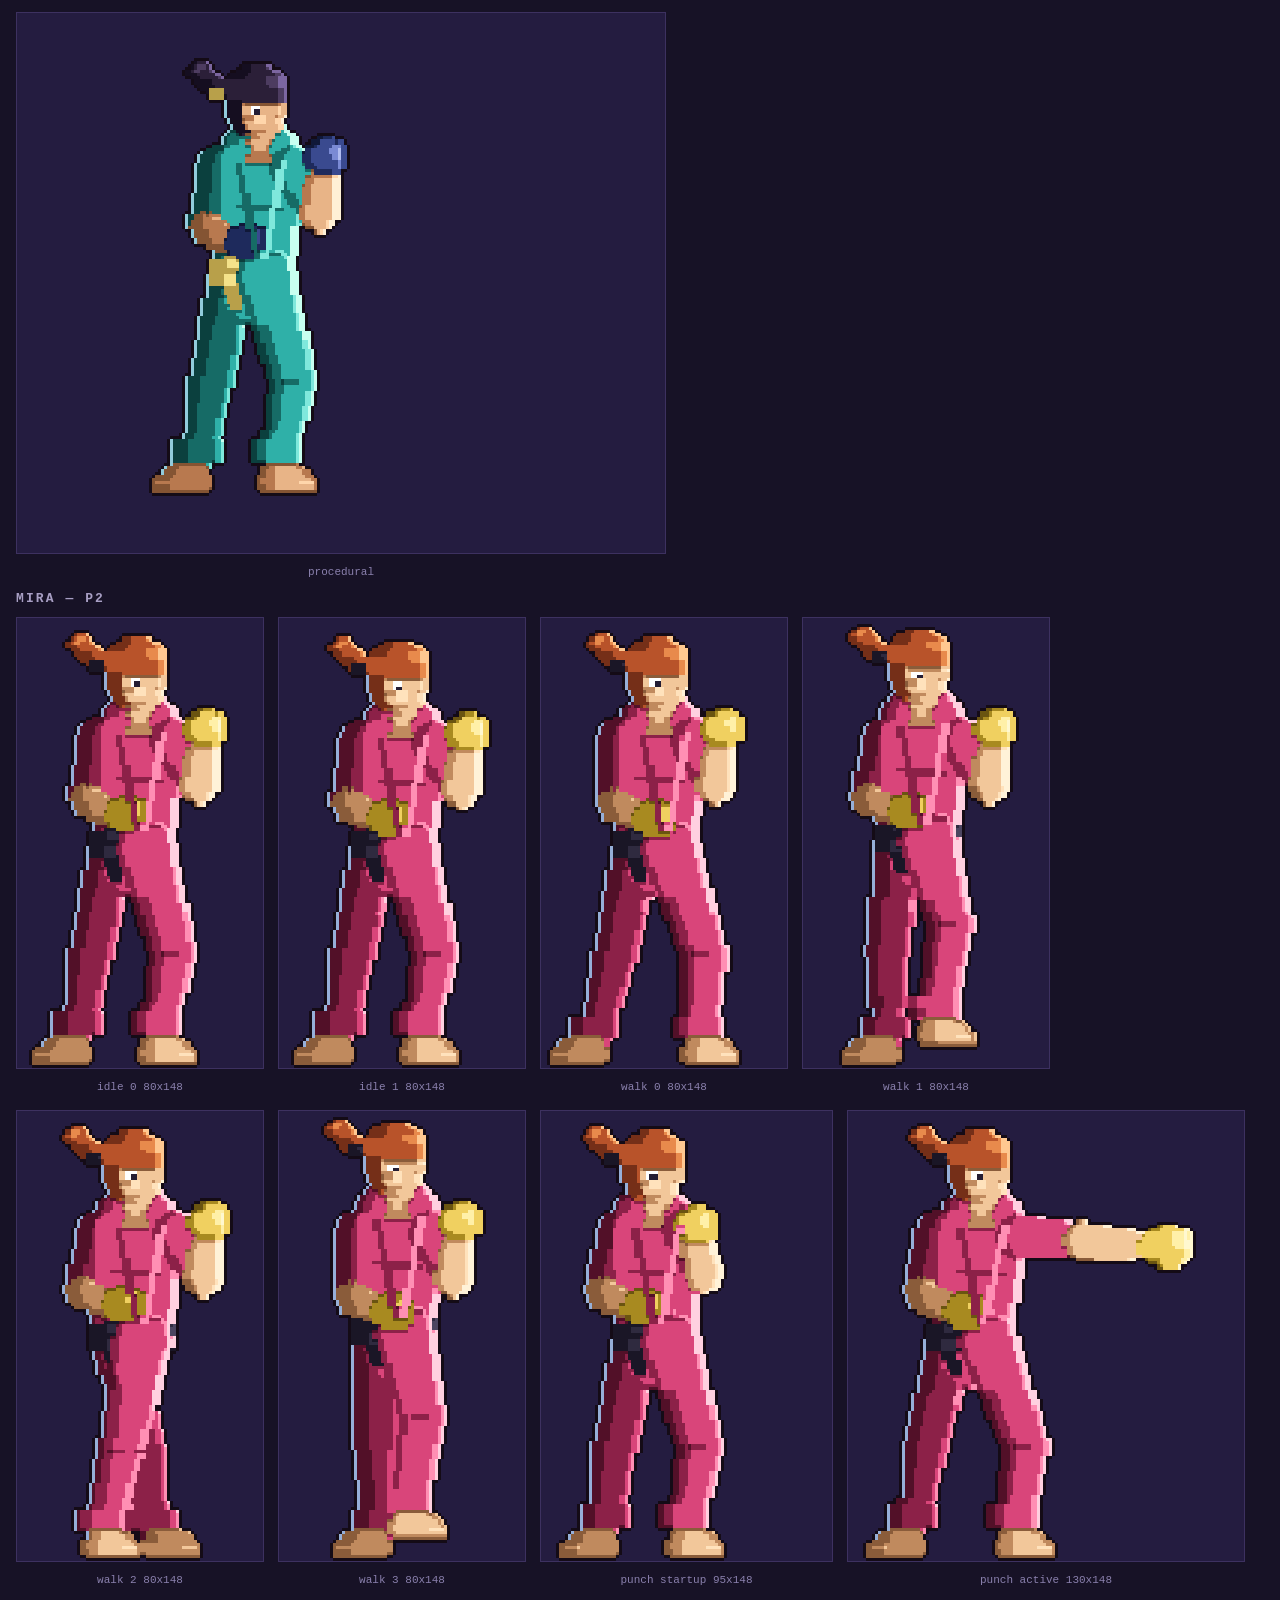
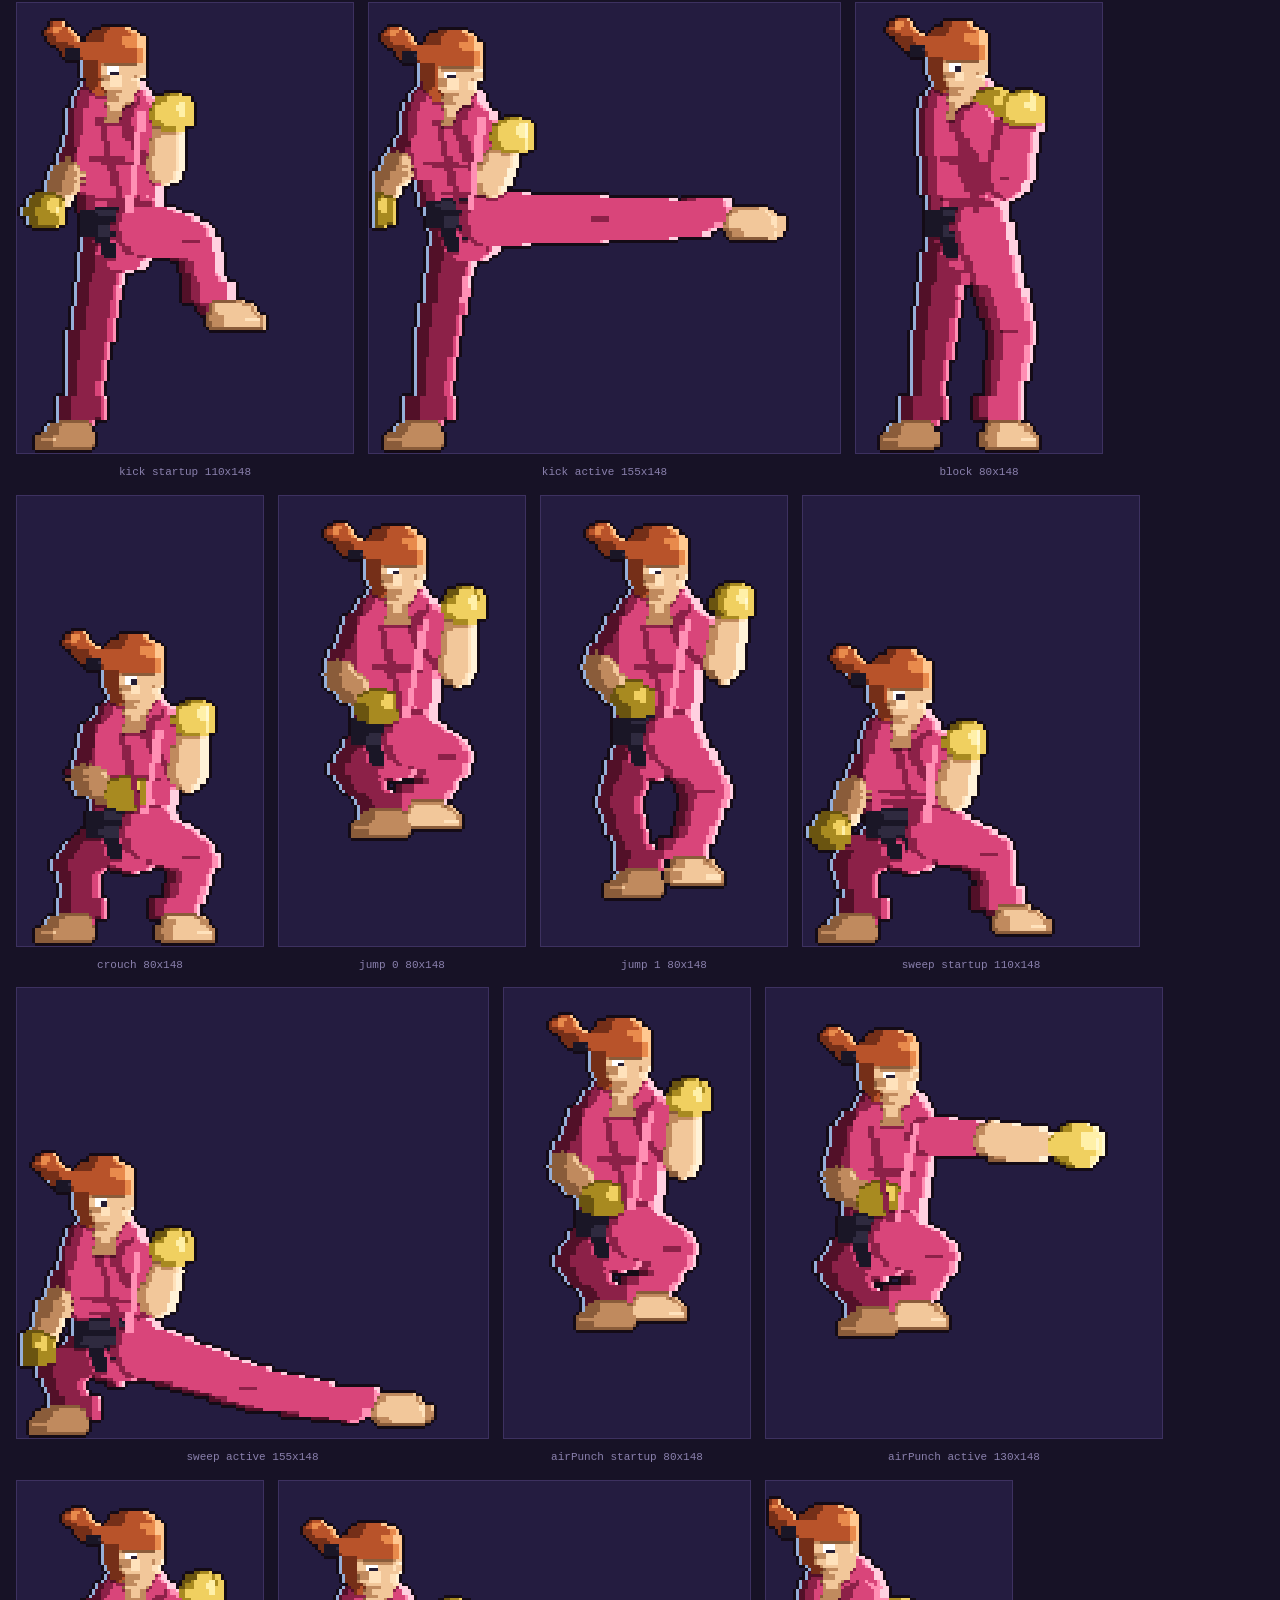
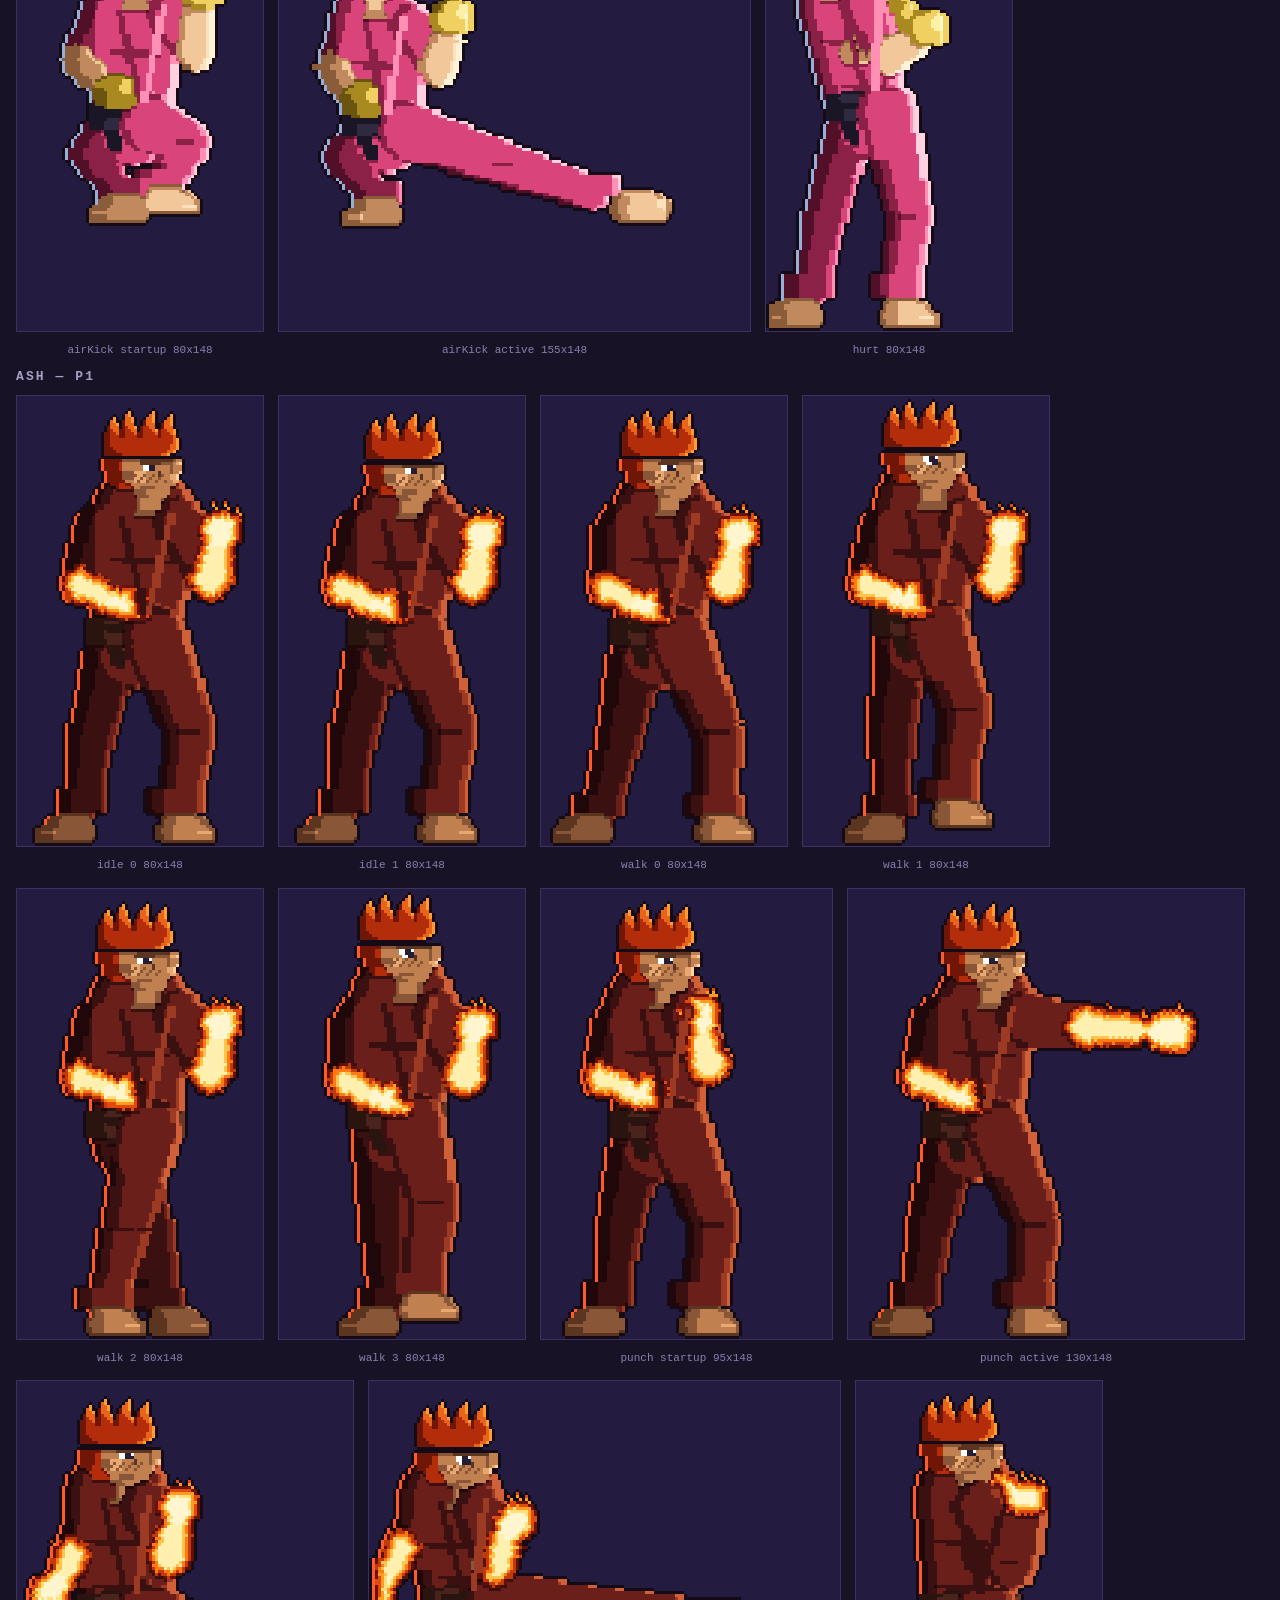
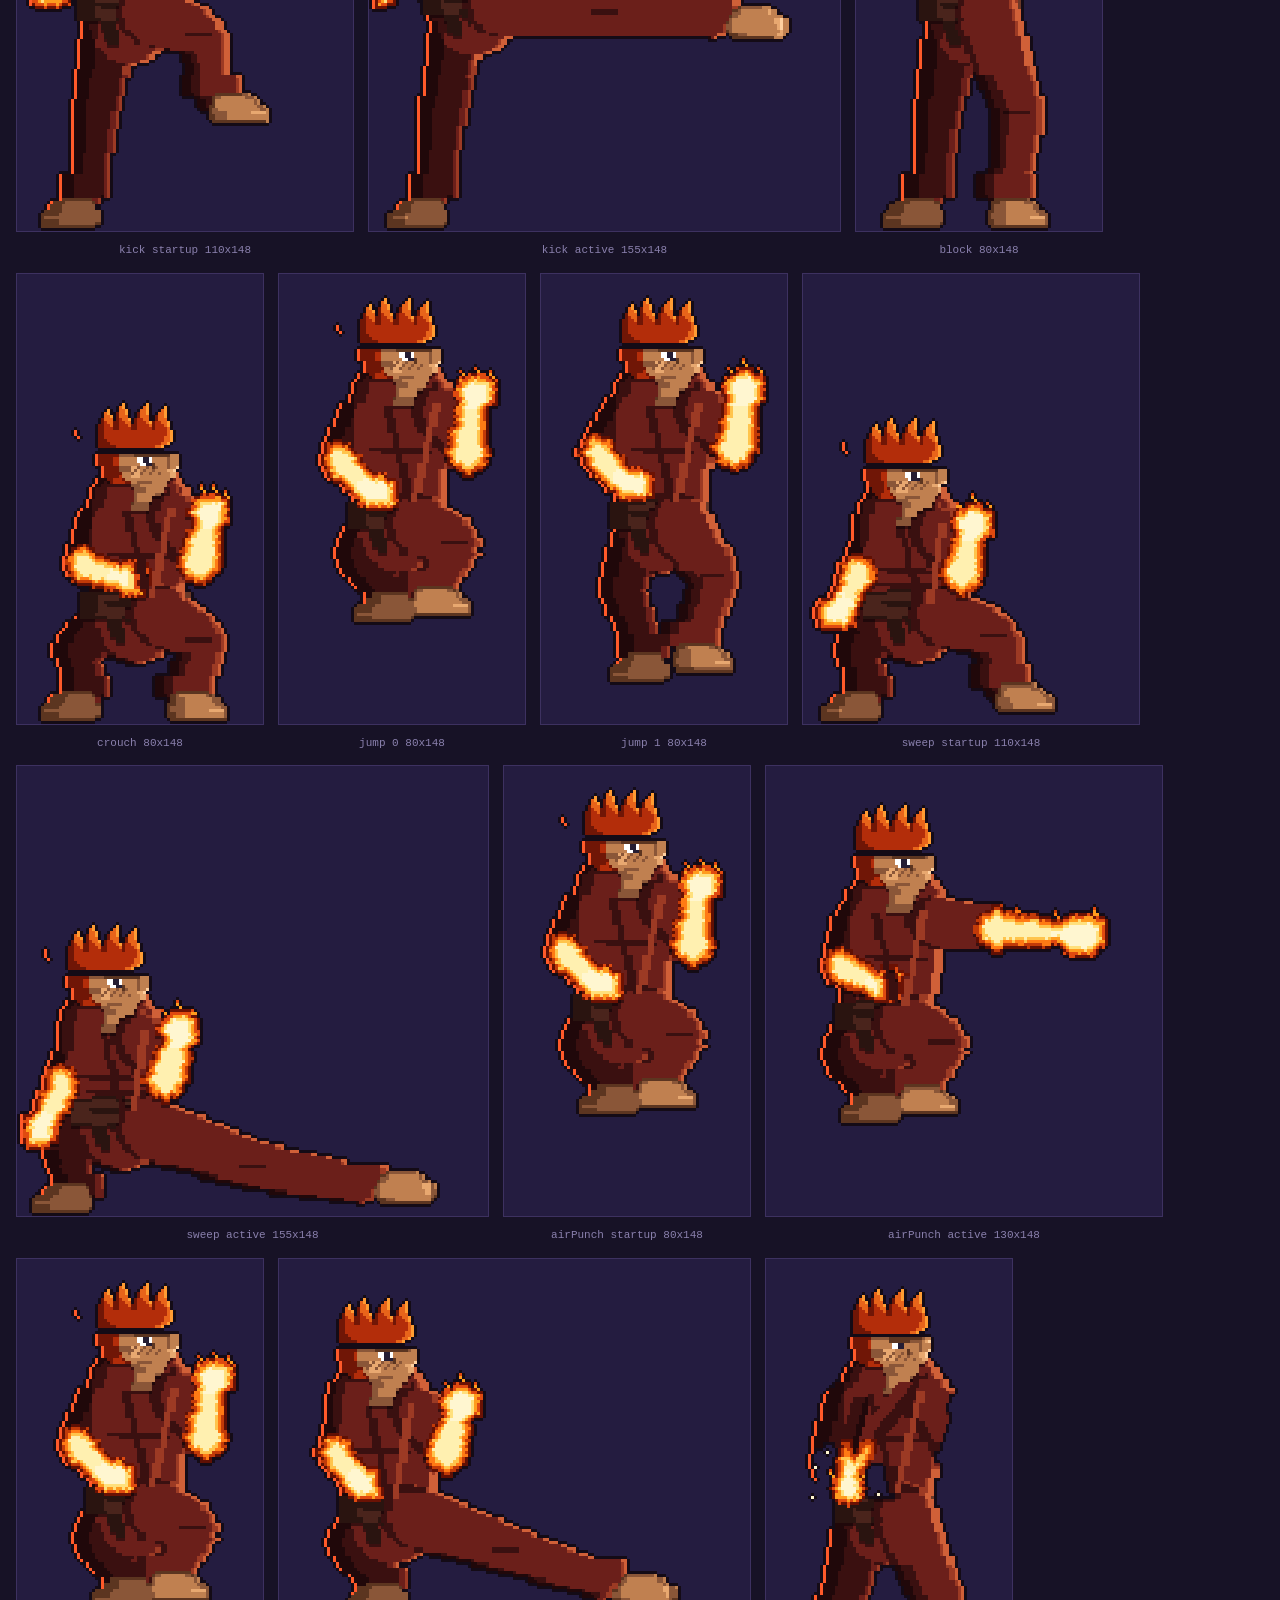
<file: tools/sprite-lab.html>
<!doctype html>
<html lang="en">
<head>
<meta charset="utf-8">
<title>SAM FIGHTER — sprite lab</title>
<style>
  body { background: #171226; color: #cfc7e6; font: 12px/1.5 ui-monospace, Menlo, monospace;
         margin: 0; padding: 16px; }
  h1 { font-size: 13px; letter-spacing: .16em; text-transform: uppercase; color: #a89fc4; }
  .row { display: flex; flex-wrap: wrap; gap: 14px; align-items: flex-end; }
  figure { margin: 0; text-align: center; }
  figcaption { margin-top: 4px; color: #8a80ad; font-size: 11px; }
  canvas { image-rendering: pixelated; background: #241c40; border: 1px solid #3d3160; }
  .busy canvas { background:
    repeating-linear-gradient(45deg, #3a2d55 0 6px, #2a2042 6px 12px); }
  label { color: #8a80ad; margin-right: 12px; }
</style>
</head>
<body>
<h1>Sprite lab</h1>
<p>
  <label>zoom <input id="zoom" type="number" value="3" min="1" max="8" style="width:3em"></label>
  <label><input id="busy" type="checkbox"> busy backdrop</label>
  <label><input id="grid" type="checkbox"> pixel grid</label>
</p>
<div id="out"></div>

<script type="module">
import { SHEETS } from '../src/render/frames/index.js';
import { baked, clearBakeCache } from '../src/render/frames/bake.js';
import { CHARACTERS } from '../src/characters.js';
import { paintBody, scratch } from '../src/render/sprite.js';

const out = document.getElementById('out');
const zoomEl = document.getElementById('zoom');
const busyEl = document.getElementById('busy');
const gridEl = document.getElementById('grid');

/* Walk a sheet into a flat [label, frame] list, whatever shape it holds. */
function listFrames(sheet) {
  const list = [];
  for (const [pose, entry] of Object.entries(sheet)) {
    if (!entry) continue;
    if (Array.isArray(entry)) entry.forEach((f, i) => list.push([`${pose} ${i}`, f]));
    else if (entry.rows) list.push([pose, entry]);
    else for (const [phase, f] of Object.entries(entry)) list.push([`${pose} ${phase}`, f]);
  }
  return list;
}

function tile(label, frame, palette, key) {
  const z = Math.max(1, +zoomEl.value || 3);
  const { canvas } = baked(key, frame, palette);
  const fig = document.createElement('figure');
  const cv = document.createElement('canvas');
  cv.width = canvas.width * z;
  cv.height = canvas.height * z;
  const c = cv.getContext('2d');
  c.imageSmoothingEnabled = false;
  c.drawImage(canvas, 0, 0, cv.width, cv.height);
  if (gridEl.checked && z >= 3) {
    c.fillStyle = 'rgba(255,255,255,.09)';
    for (let x = 0; x <= canvas.width; x += 4) c.fillRect(x * z, 0, 1, cv.height);
    for (let y = 0; y <= canvas.height; y += 4) c.fillRect(0, y * z, cv.width, 1);
  }
  fig.appendChild(cv);
  const cap = document.createElement('figcaption');
  cap.textContent = `${label}  ${frame.rows[0].length}x${frame.rows.length}`;
  fig.appendChild(cap);
  return fig;
}

/* The procedural renderer, for scale and style comparison. */
function procedural(character, slot, state = {}) {
  const z = Math.max(1, +zoomEl.value || 3);
  const f = {
    character, slot, attack: null, ko: false, downTimer: 0, hitstun: 0,
    onGround: true, blocking: false, crouching: false, stunTimer: 0,
    vx: 0, vy: 0, walkPhase: 0, facing: 1, ...state,
  };
  paintBody(f, 0);
  const fig = document.createElement('figure');
  const cv = document.createElement('canvas');
  cv.width = scratch.width * z;
  cv.height = scratch.height * z;
  const c = cv.getContext('2d');
  c.imageSmoothingEnabled = false;
  c.drawImage(scratch, 0, 0, cv.width, cv.height);
  fig.appendChild(cv);
  const cap = document.createElement('figcaption');
  cap.textContent = 'procedural';
  fig.appendChild(cap);
  return fig;
}

const q = new URLSearchParams(location.search);
const wantChar = q.get('char');
const wantSlot = q.get('slot');
const wantPose = q.get('pose');
if (q.get('zoom')) zoomEl.value = q.get('zoom');

function render() {
  clearBakeCache();
  out.innerHTML = '';
  out.className = busyEl.checked ? 'busy' : '';
  for (const ch of CHARACTERS) {
    if (wantChar && ch.id !== wantChar) continue;
    for (const slot of ['p1', 'p2']) {
      if (wantSlot && slot !== wantSlot) continue;
      const h = document.createElement('h1');
      h.textContent = `${ch.name} — ${slot}`;
      out.appendChild(h);
      const row = document.createElement('div');
      row.className = 'row';
      const frames = listFrames(SHEETS[ch.id] || {})
        .filter(([label]) => !wantPose || label.startsWith(wantPose));
      for (const [label, frame] of frames) {
        row.appendChild(tile(label, frame, ch.palettes[slot], `lab/${ch.id}/${slot}/${label}`));
      }
      if (slot === 'p1') row.appendChild(procedural(ch, slot));
      out.appendChild(row);
    }
  }
}

for (const el of [zoomEl, busyEl, gridEl]) el.addEventListener('input', render);
render();
</script>
</body>
</html>
</file>
<file: style.css>
:root {
  --bg: #0b0d14;
  --panel: #151926;
  --edge: #2a3145;
  --text: #d9deec;
  --dim: #7f889f;
  --p1: #3fa9ff;
  --p2: #ff5a4d;
}

* { box-sizing: border-box; }

html, body {
  margin: 0;
  padding: 0;
  background: var(--bg);
  color: var(--text);
  font-family: ui-monospace, "SF Mono", Menlo, Consolas, monospace;
  min-height: 100%;
}

body {
  display: flex;
  flex-direction: column;
  align-items: center;
  gap: 18px;
  padding: 24px 16px 40px;
}

#frame {
  width: min(100%, 960px);
  border: 2px solid var(--edge);
  border-radius: 10px;
  overflow: hidden;
  box-shadow: 0 20px 60px rgba(0, 0, 0, .6);
  line-height: 0;
}

canvas {
  display: block;
  width: 100%;
  height: auto;
  /* keep the pixel grid crisp when the canvas is scaled to fit */
  image-rendering: pixelated;
  image-rendering: crisp-edges;
  background: #10131f;
}

#controls {
  display: flex;
  flex-wrap: wrap;
  gap: 12px;
  width: min(100%, 960px);
}

.card {
  flex: 1 1 260px;
  background: var(--panel);
  border: 1px solid var(--edge);
  border-top: 3px solid var(--edge);
  border-radius: 8px;
  padding: 12px 14px;
}

.card.p1 { border-top-color: var(--p1); }
.card.p2 { border-top-color: var(--p2); }

.card h3 {
  margin: 0 0 8px;
  font-size: 13px;
  letter-spacing: .16em;
  text-transform: uppercase;
}

.card.p1 h3 { color: var(--p1); }
.card.p2 h3 { color: var(--p2); }

.card p {
  margin: 4px 0;
  font-size: 12.5px;
  color: var(--dim);
  line-height: 1.5;
}

.card b {
  color: var(--text);
  background: #1e2436;
  border: 1px solid var(--edge);
  border-radius: 4px;
  padding: 1px 5px;
  font-weight: 600;
}

/* Music indicator — a DOM strip under the canvas rather than pixels in the
   buffer, so the renderer never has to know the music exists. */
#music-hud {
  width: min(100%, 960px);
  margin-top: -10px;
  display: flex;
  align-items: center;
  justify-content: flex-end;
  gap: 10px;
  font: 11px/1.45 ui-monospace, "SF Mono", Menlo, Consolas, monospace;
  letter-spacing: .14em;
  text-transform: uppercase;
  color: var(--dim);
  opacity: .5;
  transition: opacity .45s ease, color .45s ease;
  user-select: none;
}

#music-hud.lit { opacity: 1; color: var(--text); }
#music-hud.muted { color: #ff8a7d; }
#music-hud b { color: inherit; font-weight: 700; }
#music-hud .vol { color: inherit; opacity: .8; }
#music-hud .keys {
  color: var(--dim);
  opacity: .7;
  border-left: 1px solid var(--edge);
  padding-left: 10px;
  letter-spacing: .1em;
}
</file>
